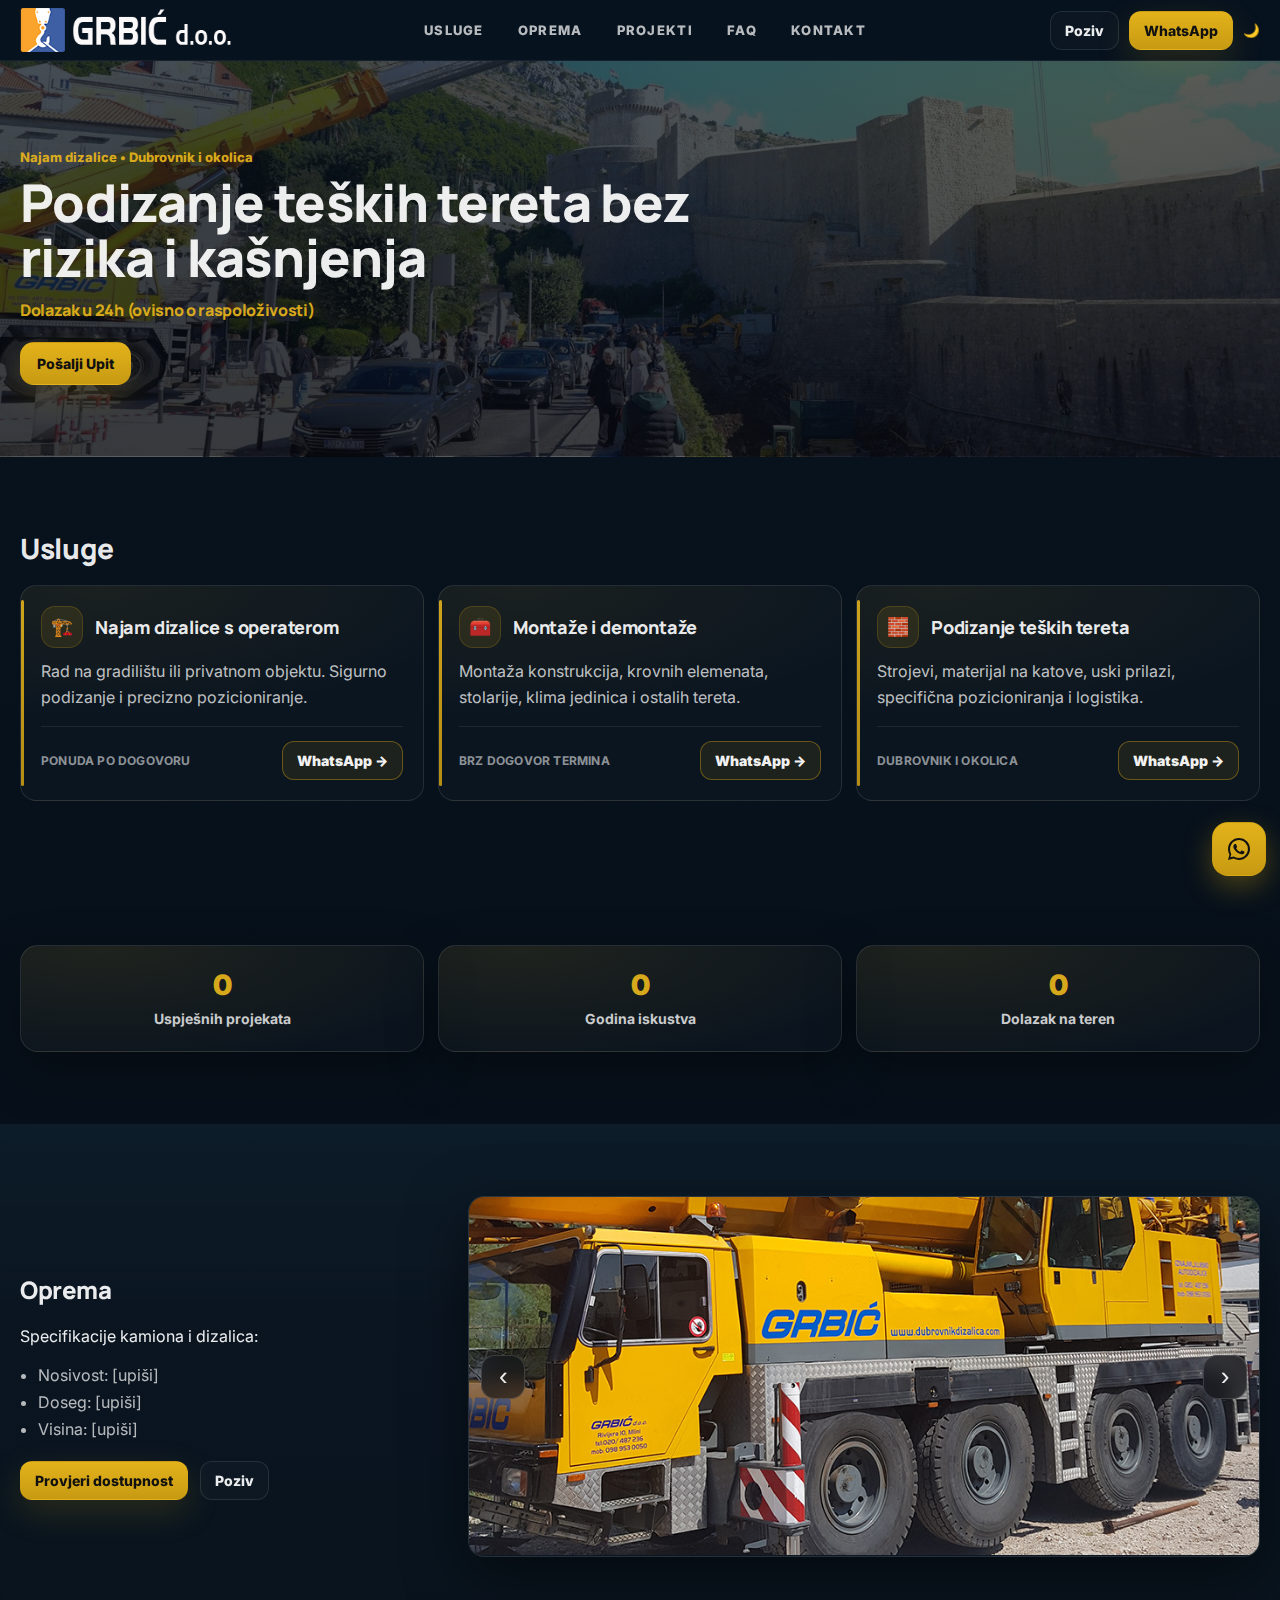
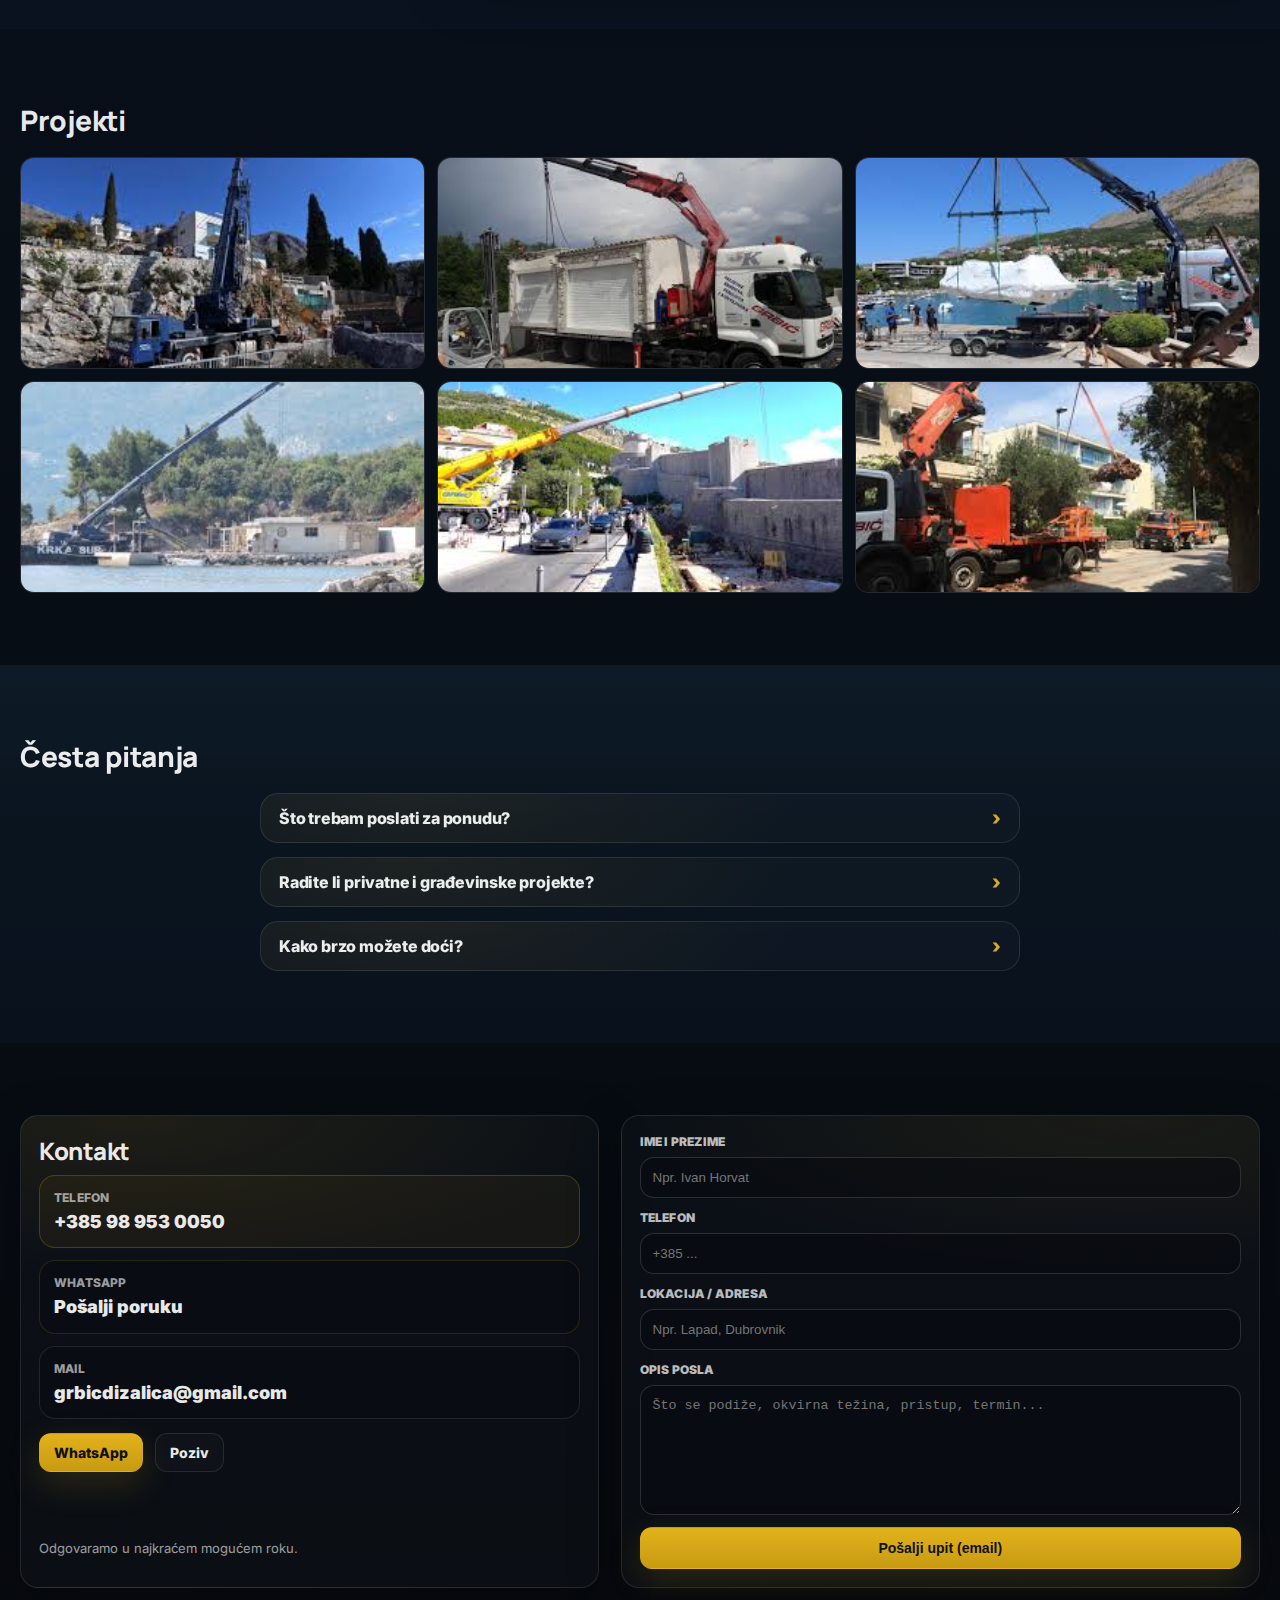
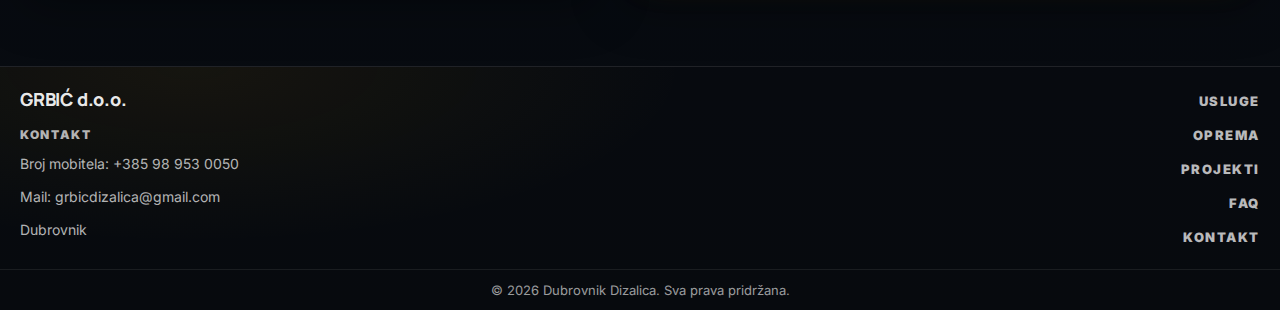
<file: index.html>
<!doctype html>
<html lang="hr">
<head>
  <meta charset="utf-8" />
  <meta name="viewport" content="width=device-width,initial-scale=1" />

  <title>GRBIC D.O.O. | Najam dizalice Dubrovnik</title>
  <meta name="description" content="Najam dizalice u Dubrovniku i okolici. Siguran rad, brza dostupnost, iskusni operateri. Poziv ili WhatsApp za ponudu." />
  <meta name="robots" content="index,follow" />

  <link rel="preconnect" href="https://fonts.googleapis.com">
  <link rel="preconnect" href="https://fonts.gstatic.com" crossorigin>
  <link href="https://fonts.googleapis.com/css2?family=Inter:wght@400;600;700;800&display=swap" rel="stylesheet">

  <link href="https://fonts.googleapis.com/css2?family=Inter:wght@400;600;700;800&family=Manrope:wght@500;600;700;800&display=swap" rel="stylesheet">

  <link rel="stylesheet" href="css/styles.css" />
</head>

<body>

  <!-- HEADER -->
  <header class="header" id="top">
    <div class="container header__inner">
      <a class="brand" href="#top" aria-label="Početna">
        <img class="brand__logo brand__logo--dark" src="img/logo.png" alt="logo" />
        <img class="brand__logo brand__logo--light" src="img/logov2.png" alt="logo" />
      </a>

      <nav class="nav" aria-label="Glavna navigacija">
        <a class="nav__link" href="#usluge">Usluge</a>
        <a class="nav__link" href="#oprema">Oprema</a>
        <a class="nav__link" href="#projekti">Projekti</a>
        <a class="nav__link" href="#faq">FAQ</a>
        <a class="nav__link" href="#kontakt">Kontakt</a>
      </nav>

      <div class="header__cta">
        <a class="btn btn--ghost" href="tel:+385989530050">Poziv</a>
        <a class="btn btn--primary" href="https://wa.me/385989530050" target="_blank" rel="noopener">WhatsApp</a>

        <button class="burger" id="burger" aria-label="Otvori izbornik" aria-expanded="false">
          <span></span><span></span><span></span>
        </button>

        <!-- THEME TOGGLE (fixed top-right) -->
        <button class="theme-fab" id="themeToggle" type="button" aria-label="Promijeni temu">
          <span class="theme-fab__icon">🌙</span>
        </button>
      </div>
    </div>

    

    <!-- MOBILE MENU -->
    <div class="mobile" id="mobile" hidden>
      <div class="container mobile__inner">
        <a class="mobile__link" href="#usluge" data-close data-scroll>Usluge</a>
        <a class="mobile__link" href="#oprema" data-close data-scroll>Oprema</a>
        <a class="mobile__link" href="#projekti" data-close data-scroll>Projekti</a>
        <a class="mobile__link" href="#faq" data-close data-scroll>FAQ</a>
        <a class="mobile__link" href="#kontakt" data-close data-scroll>Kontakt</a>

        <div class="mobile__actions">
          <a class="btn btn--ghost" href="tel:+385989530050">Poziv</a>
          <a class="btn btn--primary" href="https://wa.me/385989530050" target="_blank" rel="noopener">WhatsApp</a>
        </div>
      </div>
    </div>
  </header>

  <main>
    <!-- HERO -->
    <section class="hero hero--bg" id="hero">
      <div class="hero__overlay"></div>

      <div class="container hero__inner hero__inner--single">
        <div class="hero__copy">
          <p class="eyebrow">Najam dizalice • Dubrovnik i okolica</p>
          <h1>Podizanje teških tereta bez rizika i kašnjenja</h1>
          <h3 class="lead">
              Dolazak u 24h (ovisno o raspoloživosti)
          </h3>

          <div class="hero__actions">
            <a class="btn btn--primary btn--lg" href="#kontakt" data-scroll>Pošalji Upit</a>
          </div>
        </div>
      </div>
    </section>

    
    <!-- SERVICES -->
    <section class="section" id="usluge">
      <div class="container">
        <div class="section__head">
          <h2>Usluge</h2>
        </div>

        <div class="grid grid--3 services">
          <article class="card service-card">
            <div class="service-card__top">
              <div class="service-card__icon">🏗️</div>
              <h3>Najam dizalice s operaterom</h3>
            </div>
            <p>Rad na gradilištu ili privatnom objektu. Sigurno podizanje i precizno pozicioniranje.</p>

            <div class="service-card__footer">
              <span class="service-card__meta">Ponuda po dogovoru</span>
              <a class="btn btn--ghost service-card__cta" href="https://wa.me/385989530050" target="_blank" rel="noopener">WhatsApp →</a>
            </div>
          </article>

          <article class="card service-card">
            <div class="service-card__top">
              <div class="service-card__icon">🧰</div>
              <h3>Montaže i demontaže</h3>
            </div>
            <p>Montaža konstrukcija, krovnih elemenata, stolarije, klima jedinica i ostalih tereta.</p>

            <div class="service-card__footer">
              <span class="service-card__meta">Brz dogovor termina</span>
              <a class="btn btn--ghost service-card__cta" href="https://wa.me/385989530050" target="_blank" rel="noopener">WhatsApp →</a>
            </div>
          </article>

          <article class="card service-card">
            <div class="service-card__top">
              <div class="service-card__icon">🧱</div>
              <h3>Podizanje teških tereta</h3>
            </div>
            <p>Strojevi, materijal na katove, uski prilazi, specifična pozicioniranja i logistika.</p>

            <div class="service-card__footer">
              <span class="service-card__meta">Dubrovnik i okolica</span>
              <a class="btn btn--ghost service-card__cta" href="https://wa.me/385989530050" target="_blank" rel="noopener">WhatsApp →</a>
            </div>
          </article>
        </div>
      </div>
    </section>

    <!-- SOCIAL PROOF -->
    <section class="section">
      <div class="container">
        <div class="social">

          <div class="social__item">
            <div class="social__number" data-target="120" data-suffix="+">0</div>
            <div class="social__label">Uspješnih projekata</div>
          </div>

          <div class="social__item">
            <div class="social__number" data-target="10" data-suffix="+">0</div>
            <div class="social__label">Godina iskustva</div>
          </div>

          <div class="social__item">
            <div class="social__number" data-target="24" data-suffix="h">0</div>
            <div class="social__label">Dolazak na teren</div>
          </div>

        </div>
      </div>
    </section>

    <!-- EQUIPMENT -->
    <section class="section section--soft" id="oprema">
      <div class="container">
        <div class="split">
          <div class="split__copy">
            <h2>Oprema</h2>
            <p id="specIntro">
              Specifikacije kamiona i dizalica: 
            </p>

            <!-- SPECS: ovo JS puni ovisno o aktivnoj slici -->
            <ul class="list" id="specList"></ul>

            <div class="actions">
              <a class="btn btn--primary" href="https://wa.me/385989530050" target="_blank" rel="noopener">Provjeri dostupnost</a>
              <a class="btn btn--ghost" href="tel:+385989530050">Poziv</a>
            </div>
          </div>

          <div class="split__media">
            <!-- CAROUSEL -->
            <div class="carousel" id="equipmentCarousel" aria-label="Oprema - galerija">
              <div class="carousel__viewport">
                <div class="carousel__track" id="carouselTrack">
                  <div class="carousel__slide">
                    <a href="img/oprema1.jpg" data-lightbox>
                      <img src="img/oprema1.jpg" alt="Oprema 1 - dizalica" loading="lazy" />
                    </a>
                  </div>

                  <div class="carousel__slide">
                    <a href="img/oprema2.jpg" data-lightbox>
                      <img src="img/oprema2.jpg" alt="Oprema 2 - dizalica" loading="lazy" />
                    </a>
                  </div>

                  <div class="carousel__slide">
                    <a href="img/oprema3.jpg" data-lightbox>
                      <img src="img/oprema3.jpg" alt="Oprema 3 - dizalica" loading="lazy" />
                    </a>
                  </div>
                </div>
              </div>

              <button class="carousel__btn carousel__btn--prev" type="button" id="carouselPrev" aria-label="Prethodna slika">‹</button>
              <button class="carousel__btn carousel__btn--next" type="button" id="carouselNext" aria-label="Sljedeća slika">›</button>

              <div class="carousel__dots" id="carouselDots" aria-label="Odabir slike"></div>
            </div>
          </div>
        </div>
      </div>
    </section>

    <!-- PROJECTS -->
    <section class="section" id="projekti">
      <div class="container">
        <div class="section__head">
          <h2>Projekti</h2>
        </div>

        <div class="gallery">
          <a class="gallery__item" href="pages/projekti.html">
            <img src="img/projekt1.jpg" alt="1" loading="lazy" />
          </a>

          <a class="gallery__item" href="pages/projekti.html">
            <img src="img/projekt2.jpg" alt="2" loading="lazy" />
          </a>

          <a class="gallery__item" href="pages/projekti.html">
            <img src="img/projekt3.jpg" alt="3" loading="lazy" />
          </a>

          <a class="gallery__item" href="pages/projekti.html">
            <img src="img/projekt4.jpg" alt="4" loading="lazy" />
          </a>

          <a class="gallery__item" href="pages/projekti.html">
            <img src="img/projekt5.jpg" alt="5" loading="lazy" />
          </a>

          <a class="gallery__item" href="pages/projekti.html">
            <img src="img/projekt6.jpg" alt="6" loading="lazy" />
          </a>
        </div>
      </div>
    </section>

    <!-- FAQ -->
    <section class="section section--soft" id="faq">
      <div class="container">
        <div class="section__head">
          <h2>Česta pitanja</h2>
        </div>

        <div class="faq">
          <details class="faq__item">
            <summary>Što trebam poslati za ponudu?</summary>
            <p>Lokaciju, opis tereta, fotografiju pristupa i željeni termin. Idealno: 1–2 fotografije i kratka poruka na WhatsApp.</p>
          </details>

          <details class="faq__item">
            <summary>Radite li privatne i građevinske projekte?</summary>
            <p>Da. Radimo i privatne objekte (vile, apartmani) i projekte za građevinske firme.</p>
          </details>

          <details class="faq__item">
            <summary>Kako brzo možete doći?</summary>
            <p>Ovisi o terminu i lokaciji. Najbrže je javiti se pozivom ili WhatsApp porukom.</p>
          </details>
        </div>
      </div>
    </section>

    <!-- CONTACT -->
    <section class="section" id="kontakt">
      <div class="container">
        <div class="contact">
          <!-- LEFT -->
          <div class="contact__copy">
            <h2>Kontakt</h2>

            <div class="contact__cards contact__cards--stack">
              <a class="mini mini--phone" href="tel:+385989530050" aria-label="Nazovi +385 98 953 0050">
                <div class="mini__label">Telefon</div>
                <div class="mini__value">+385 98 953 0050</div>
              </a>

              <a class="mini mini--wa" href="https://wa.me/385989530050" target="_blank" rel="noopener" aria-label="WhatsApp poruka">
                <div class="mini__label">WhatsApp</div>
                <div class="mini__value">Pošalji poruku</div>
              </a>

              <a class="mini mini--mail" href="mailto:grbicdizalica@gmail.com" aria-label="Pošalji email">
                <div class="mini__label">Mail</div>
                <div class="mini__value">grbicdizalica@gmail.com</div>
              </a>
            </div>

            <div class="actions">
              <a class="btn btn--primary" href="https://wa.me/385989530050" target="_blank" rel="noopener">WhatsApp</a>
              <a class="btn btn--ghost" href="tel:+385989530050">Poziv</a>
            </div>

            <p class="contact__note">Odgovaramo u najkraćem mogućem roku.</p>
          </div>

          <!-- RIGHT (NE DIRATI) -->
          <form class="form" id="leadForm" novalidate>
            <div class="form__row">
              <label>Ime i prezime</label>
              <input type="text" name="name" autocomplete="name" placeholder="Npr. Ivan Horvat" required>
            </div>

            <div class="form__row">
              <label>Telefon</label>
              <input type="tel" name="phone" autocomplete="tel" placeholder="+385 ..." required>
            </div>

            <div class="form__row">
              <label>Lokacija / adresa</label>
              <input type="text" name="location" placeholder="Npr. Lapad, Dubrovnik" required>
            </div>

            <div class="form__row">
              <label>Opis posla</label>
              <textarea name="message" rows="5" placeholder="Što se podiže, okvirna težina, pristup, termin..." required></textarea>
            </div>

            <button class="btn btn--primary btn--block" type="submit">Pošalji upit (email)</button>
          </form>
        </div>
      </div>
    </section>

  <!-- FOOTER -->
    <footer class="footer">
    <div class="container footer__grid">

      <div>
        <h3>GRBIĆ d.o.o.</h3>
        <h4>Kontakt</h4>
        <p>Broj mobitela: +385 98 953 0050</p>
        <p>Mail: grbicdizalica@gmail.com</p>
        <p>Dubrovnik</p>
      </div>
      
      <div class="footer__nav">
        <a href="#usluge">Usluge</a>
        <a href="#oprema">Oprema</a>
        <a href="#projekti">Projekti</a>
        <a href="#faq">FAQ</a>
        <a href="#kontakt">Kontakt</a>
      </div>

    </div>

    <div class="footer__bottom">
      © 2026 Dubrovnik Dizalica. Sva prava pridržana.
    </div>
  </footer>

  <!-- FLOATING ACTIONS -->
  <div class="floating">
    <button class="floating__btn floating__btn--top" id="scrollTop" aria-label="Na vrh">
      ↑
    </button>

    <a href="https://wa.me/385989530050" target="_blank" class="floating__btn floating__btn--wa" aria-label="WhatsApp">
      <svg viewBox="0 0 24 24" fill="currentColor">
        <path d="M20.52 3.48A11.8 11.8 0 0 0 12.01 0C5.39 0 .02 5.37.02 12c0 2.11.55 4.17 1.6 6L0 24l6.2-1.62A11.9 11.9 0 0 0 12 24c6.63 0 12-5.37 12-12 0-3.2-1.25-6.21-3.48-8.52ZM12 21.8c-1.87 0-3.7-.5-5.3-1.45l-.38-.22-3.67.96.98-3.58-.24-.37A9.7 9.7 0 0 1 2.3 12c0-5.36 4.35-9.7 9.7-9.7 2.59 0 5.02 1.01 6.86 2.84A9.65 9.65 0 0 1 21.7 12c0 5.35-4.35 9.8-9.7 9.8Zm5.35-7.25c-.3-.15-1.76-.87-2.04-.97-.27-.1-.47-.15-.67.15-.2.3-.77.97-.94 1.17-.17.2-.35.22-.65.07-.3-.15-1.26-.46-2.4-1.47-.88-.78-1.47-1.74-1.65-2.04-.17-.3-.02-.47.13-.62.13-.13.3-.35.45-.52.15-.17.2-.3.3-.5.1-.2.05-.37-.02-.52-.07-.15-.67-1.62-.92-2.22-.24-.57-.48-.5-.67-.51-.17-.01-.37-.01-.57-.01s-.52.07-.8.37c-.27.3-1.05 1.02-1.05 2.48 0 1.47 1.07 2.88 1.22 3.08.15.2 2.1 3.2 5.1 4.48.71.3 1.27.48 1.7.61.72.23 1.37.2 1.88.12.57-.09 1.76-.72 2.01-1.41.25-.7.25-1.3.17-1.42-.08-.12-.27-.2-.57-.35Z"/>
      </svg>
    </a>
  </div>

  <!-- LIGHTBOX -->
  <div class="lightbox" id="lightbox" hidden>
    <button class="lightbox__close" id="lightboxClose" aria-label="Zatvori">×</button>
    <img id="lightboxImg" alt="">
  </div>

  <script src="js/main.js" defer></script>

</body>
</html>
</file>
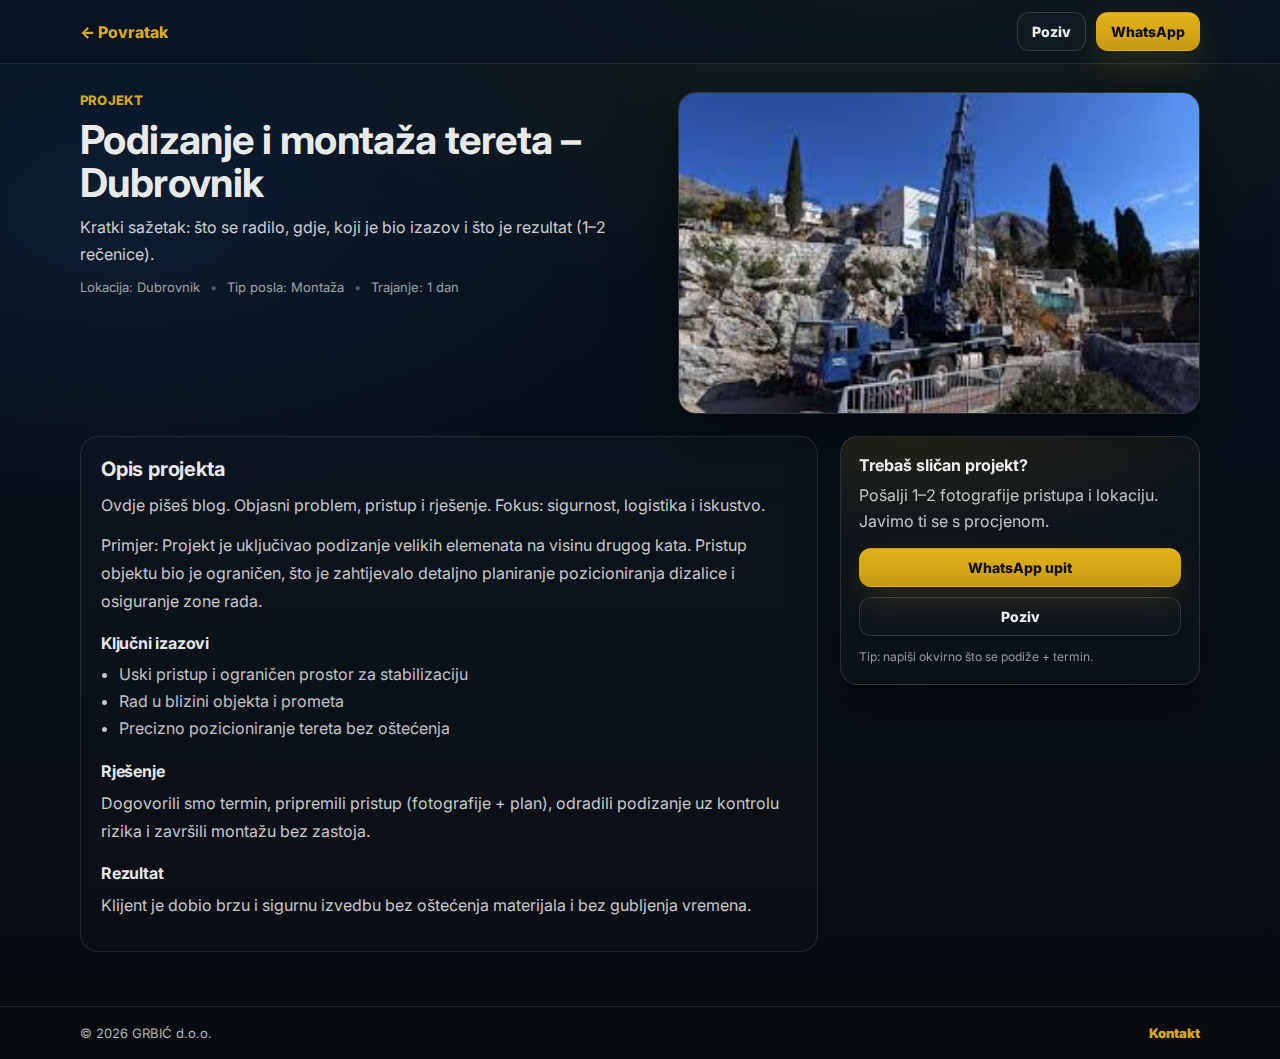
<file: pages/projekt1.html>
<!doctype html>
<html lang="hr">
<head>
  <meta charset="utf-8" />
  <meta name="viewport" content="width=device-width,initial-scale=1" />

  <title>Projekt 1 | GRBIĆ d.o.o.</title>
  <meta name="description" content="Opis projekta dizalice u Dubrovniku. Sigurno podizanje i montaža." />

  <link rel="preconnect" href="https://fonts.googleapis.com">
  <link rel="preconnect" href="https://fonts.gstatic.com" crossorigin>
  <link href="https://fonts.googleapis.com/css2?family=Inter:wght@400;600;700;800&display=swap" rel="stylesheet">

  <link rel="stylesheet" href="../css/projekt.css" />
</head>

<body>
  <header class="p-header">
    <div class="p-container p-header__inner">
      <a class="p-back" href="../index.html#projekti">← Povratak</a>

      <div class="p-header__actions">
        <a class="p-btn p-btn--ghost" href="tel:+385989530050">Poziv</a>
        <a class="p-btn p-btn--primary" href="https://wa.me/385989530050" target="_blank" rel="noopener">WhatsApp</a>
      </div>
    </div>
  </header>

  <main class="p-container p-main">
    <!-- TOP: naslov + slika -->
    <section class="p-top">
      <div class="p-top__copy">
        <p class="p-kicker">Projekt</p>
        <h1 class="p-title">Podizanje i montaža tereta – Dubrovnik</h1>
        <p class="p-lead">
          Kratki sažetak: što se radilo, gdje, koji je bio izazov i što je rezultat (1–2 rečenice).
        </p>

        <div class="p-meta">
          <span>Lokacija: Dubrovnik</span>
          <span class="p-dot">•</span>
          <span>Tip posla: Montaža</span>
          <span class="p-dot">•</span>
          <span>Trajanje: 1 dan</span>
        </div>
      </div>

      <figure class="p-top__media">
        <img src="../img/projekt1.jpg" alt="Projekt 1 – dizalica na terenu" loading="lazy">
      </figure>
    </section>

    <!-- BODY: tekst + CTA desno -->
    <section class="p-body">
      <article class="p-article">
        <h2>Opis projekta</h2>
        <p>
          Ovdje pišeš blog. Objasni problem, pristup i rješenje. Fokus: sigurnost, logistika i iskustvo.
        </p>

        <p>
          Primjer: Projekt je uključivao podizanje velikih elemenata na visinu drugog kata. Pristup objektu bio je ograničen,
          što je zahtijevalo detaljno planiranje pozicioniranja dizalice i osiguranje zone rada.
        </p>

        <h3>Ključni izazovi</h3>
        <ul>
          <li>Uski pristup i ograničen prostor za stabilizaciju</li>
          <li>Rad u blizini objekta i prometa</li>
          <li>Precizno pozicioniranje tereta bez oštećenja</li>
        </ul>

        <h3>Rješenje</h3>
        <p>
          Dogovorili smo termin, pripremili pristup (fotografije + plan), odradili podizanje uz kontrolu rizika i
          završili montažu bez zastoja.
        </p>

        <h3>Rezultat</h3>
        <p>
          Klijent je dobio brzu i sigurnu izvedbu bez oštećenja materijala i bez gubljenja vremena.
        </p>
      </article>

      <aside class="p-aside">
        <div class="p-card">
          <h3>Trebaš sličan projekt?</h3>
          <p>Pošalji 1–2 fotografije pristupa i lokaciju. Javimo ti se s procjenom.</p>

          <div class="p-aside__actions">
            <a class="p-btn p-btn--primary p-btn--block" href="https://wa.me/385989530050" target="_blank" rel="noopener">WhatsApp upit</a>
            <a class="p-btn p-btn--ghost p-btn--block" href="tel:+385989530050">Poziv</a>
          </div>

          <div class="p-small">
            Tip: napiši okvirno što se podiže + termin.
          </div>
        </div>
      </aside>
    </section>
  </main>

  <footer class="p-footer">
    <div class="p-container p-footer__inner">
      <div>© <span id="year"></span> GRBIĆ d.o.o.</div>
      <a class="p-footer__link" href="../index.html#kontakt">Kontakt</a>
    </div>
  </footer>

  <script>
    const y = document.getElementById("year");
    if (y) y.textContent = new Date().getFullYear();
  </script>
</body>
</html>
</file>
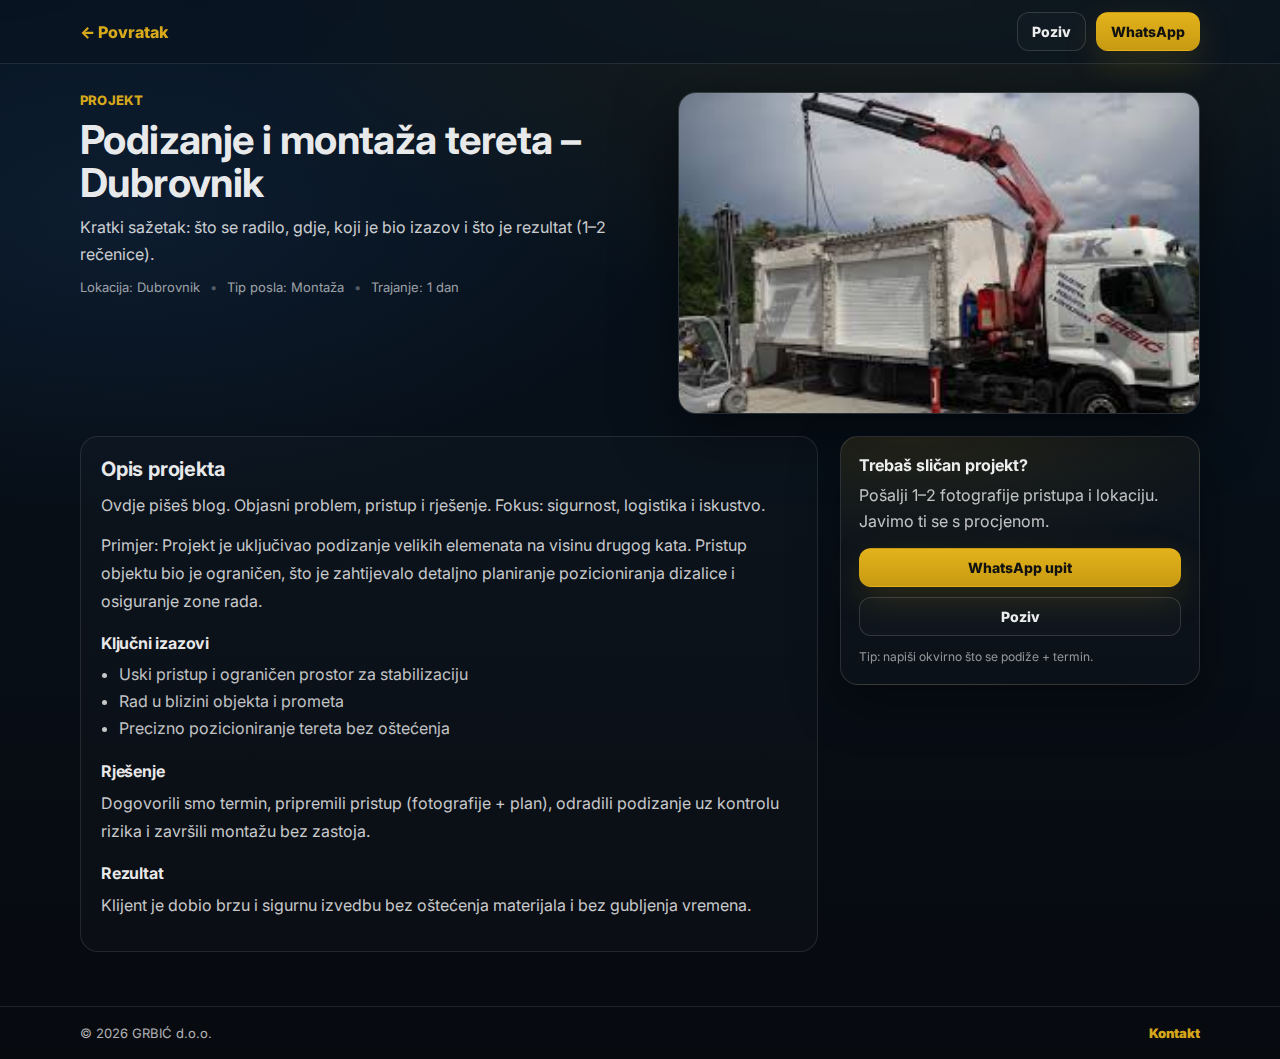
<file: pages/projekt2.html>
<!doctype html>
<html lang="hr">
<head>
  <meta charset="utf-8" />
  <meta name="viewport" content="width=device-width,initial-scale=1" />

  <title>Projekt 2 | GRBIĆ d.o.o.</title>
  <meta name="description" content="Opis projekta dizalice u Dubrovniku. Sigurno podizanje i montaža." />

  <link rel="preconnect" href="https://fonts.googleapis.com">
  <link rel="preconnect" href="https://fonts.gstatic.com" crossorigin>
  <link href="https://fonts.googleapis.com/css2?family=Inter:wght@400;600;700;800&display=swap" rel="stylesheet">

  <link rel="stylesheet" href="../css/projekt.css" />
</head>

<body>
  <header class="p-header">
    <div class="p-container p-header__inner">
      <a class="p-back" href="../index.html#projekti">← Povratak</a>

      <div class="p-header__actions">
        <a class="p-btn p-btn--ghost" href="tel:+385989530050">Poziv</a>
        <a class="p-btn p-btn--primary" href="https://wa.me/385989530050" target="_blank" rel="noopener">WhatsApp</a>
      </div>
    </div>
  </header>

  <main class="p-container p-main">
    <!-- TOP: naslov + slika -->
    <section class="p-top">
      <div class="p-top__copy">
        <p class="p-kicker">Projekt</p>
        <h1 class="p-title">Podizanje i montaža tereta – Dubrovnik</h1>
        <p class="p-lead">
          Kratki sažetak: što se radilo, gdje, koji je bio izazov i što je rezultat (1–2 rečenice).
        </p>

        <div class="p-meta">
          <span>Lokacija: Dubrovnik</span>
          <span class="p-dot">•</span>
          <span>Tip posla: Montaža</span>
          <span class="p-dot">•</span>
          <span>Trajanje: 1 dan</span>
        </div>
      </div>

      <figure class="p-top__media">
        <img src="../img/projekt2.jpg" alt="Projekt 2 – dizalica na terenu" loading="lazy">
      </figure>
    </section>

    <!-- BODY: tekst + CTA desno -->
    <section class="p-body">
      <article class="p-article">
        <h2>Opis projekta</h2>
        <p>
          Ovdje pišeš blog. Objasni problem, pristup i rješenje. Fokus: sigurnost, logistika i iskustvo.
        </p>

        <p>
          Primjer: Projekt je uključivao podizanje velikih elemenata na visinu drugog kata. Pristup objektu bio je ograničen,
          što je zahtijevalo detaljno planiranje pozicioniranja dizalice i osiguranje zone rada.
        </p>

        <h3>Ključni izazovi</h3>
        <ul>
          <li>Uski pristup i ograničen prostor za stabilizaciju</li>
          <li>Rad u blizini objekta i prometa</li>
          <li>Precizno pozicioniranje tereta bez oštećenja</li>
        </ul>

        <h3>Rješenje</h3>
        <p>
          Dogovorili smo termin, pripremili pristup (fotografije + plan), odradili podizanje uz kontrolu rizika i
          završili montažu bez zastoja.
        </p>

        <h3>Rezultat</h3>
        <p>
          Klijent je dobio brzu i sigurnu izvedbu bez oštećenja materijala i bez gubljenja vremena.
        </p>
      </article>

      <aside class="p-aside">
        <div class="p-card">
          <h3>Trebaš sličan projekt?</h3>
          <p>Pošalji 1–2 fotografije pristupa i lokaciju. Javimo ti se s procjenom.</p>

          <div class="p-aside__actions">
            <a class="p-btn p-btn--primary p-btn--block" href="https://wa.me/385989530050" target="_blank" rel="noopener">WhatsApp upit</a>
            <a class="p-btn p-btn--ghost p-btn--block" href="tel:+385989530050">Poziv</a>
          </div>

          <div class="p-small">
            Tip: napiši okvirno što se podiže + termin.
          </div>
        </div>
      </aside>
    </section>
  </main>

  <footer class="p-footer">
    <div class="p-container p-footer__inner">
      <div>© <span id="year"></span> GRBIĆ d.o.o.</div>
      <a class="p-footer__link" href="../index.html#kontakt">Kontakt</a>
    </div>
  </footer>

  <script>
    const y = document.getElementById("year");
    if (y) y.textContent = new Date().getFullYear();
  </script>
</body>
</html>
</file>
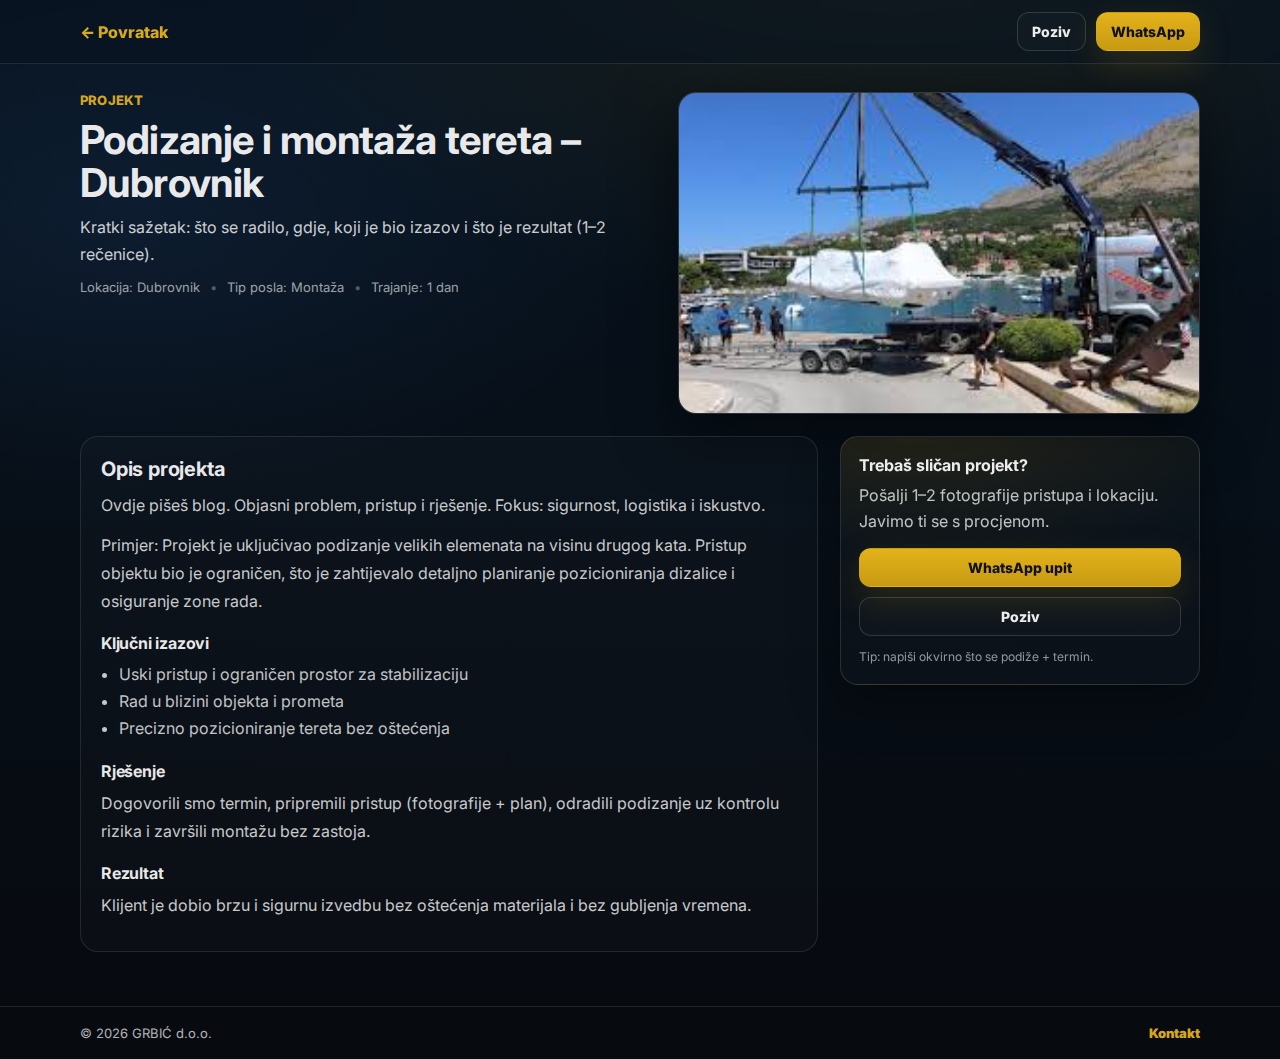
<file: pages/projekt3.html>
<!doctype html>
<html lang="hr">
<head>
  <meta charset="utf-8" />
  <meta name="viewport" content="width=device-width,initial-scale=1" />

  <title>Projekt 3 | GRBIĆ d.o.o.</title>
  <meta name="description" content="Opis projekta dizalice u Dubrovniku. Sigurno podizanje i montaža." />

  <link rel="preconnect" href="https://fonts.googleapis.com">
  <link rel="preconnect" href="https://fonts.gstatic.com" crossorigin>
  <link href="https://fonts.googleapis.com/css2?family=Inter:wght@400;600;700;800&display=swap" rel="stylesheet">

  <link rel="stylesheet" href="../css/projekt.css" />
</head>

<body>
  <header class="p-header">
    <div class="p-container p-header__inner">
      <a class="p-back" href="../index.html#projekti">← Povratak</a>

      <div class="p-header__actions">
        <a class="p-btn p-btn--ghost" href="tel:+385989530050">Poziv</a>
        <a class="p-btn p-btn--primary" href="https://wa.me/385989530050" target="_blank" rel="noopener">WhatsApp</a>
      </div>
    </div>
  </header>

  <main class="p-container p-main">
    <!-- TOP: naslov + slika -->
    <section class="p-top">
      <div class="p-top__copy">
        <p class="p-kicker">Projekt</p>
        <h1 class="p-title">Podizanje i montaža tereta – Dubrovnik</h1>
        <p class="p-lead">
          Kratki sažetak: što se radilo, gdje, koji je bio izazov i što je rezultat (1–2 rečenice).
        </p>

        <div class="p-meta">
          <span>Lokacija: Dubrovnik</span>
          <span class="p-dot">•</span>
          <span>Tip posla: Montaža</span>
          <span class="p-dot">•</span>
          <span>Trajanje: 1 dan</span>
        </div>
      </div>

      <figure class="p-top__media">
        <img src="../img/projekt3.jpg" alt="Projekt 3 – dizalica na terenu" loading="lazy">
      </figure>
    </section>

    <!-- BODY: tekst + CTA desno -->
    <section class="p-body">
      <article class="p-article">
        <h2>Opis projekta</h2>
        <p>
          Ovdje pišeš blog. Objasni problem, pristup i rješenje. Fokus: sigurnost, logistika i iskustvo.
        </p>

        <p>
          Primjer: Projekt je uključivao podizanje velikih elemenata na visinu drugog kata. Pristup objektu bio je ograničen,
          što je zahtijevalo detaljno planiranje pozicioniranja dizalice i osiguranje zone rada.
        </p>

        <h3>Ključni izazovi</h3>
        <ul>
          <li>Uski pristup i ograničen prostor za stabilizaciju</li>
          <li>Rad u blizini objekta i prometa</li>
          <li>Precizno pozicioniranje tereta bez oštećenja</li>
        </ul>

        <h3>Rješenje</h3>
        <p>
          Dogovorili smo termin, pripremili pristup (fotografije + plan), odradili podizanje uz kontrolu rizika i
          završili montažu bez zastoja.
        </p>

        <h3>Rezultat</h3>
        <p>
          Klijent je dobio brzu i sigurnu izvedbu bez oštećenja materijala i bez gubljenja vremena.
        </p>
      </article>

      <aside class="p-aside">
        <div class="p-card">
          <h3>Trebaš sličan projekt?</h3>
          <p>Pošalji 1–2 fotografije pristupa i lokaciju. Javimo ti se s procjenom.</p>

          <div class="p-aside__actions">
            <a class="p-btn p-btn--primary p-btn--block" href="https://wa.me/385989530050" target="_blank" rel="noopener">WhatsApp upit</a>
            <a class="p-btn p-btn--ghost p-btn--block" href="tel:+385989530050">Poziv</a>
          </div>

          <div class="p-small">
            Tip: napiši okvirno što se podiže + termin.
          </div>
        </div>
      </aside>
    </section>
  </main>

  <footer class="p-footer">
    <div class="p-container p-footer__inner">
      <div>© <span id="year"></span> GRBIĆ d.o.o.</div>
      <a class="p-footer__link" href="../index.html#kontakt">Kontakt</a>
    </div>
  </footer>

  <script>
    const y = document.getElementById("year");
    if (y) y.textContent = new Date().getFullYear();
  </script>
</body>
</html>
</file>
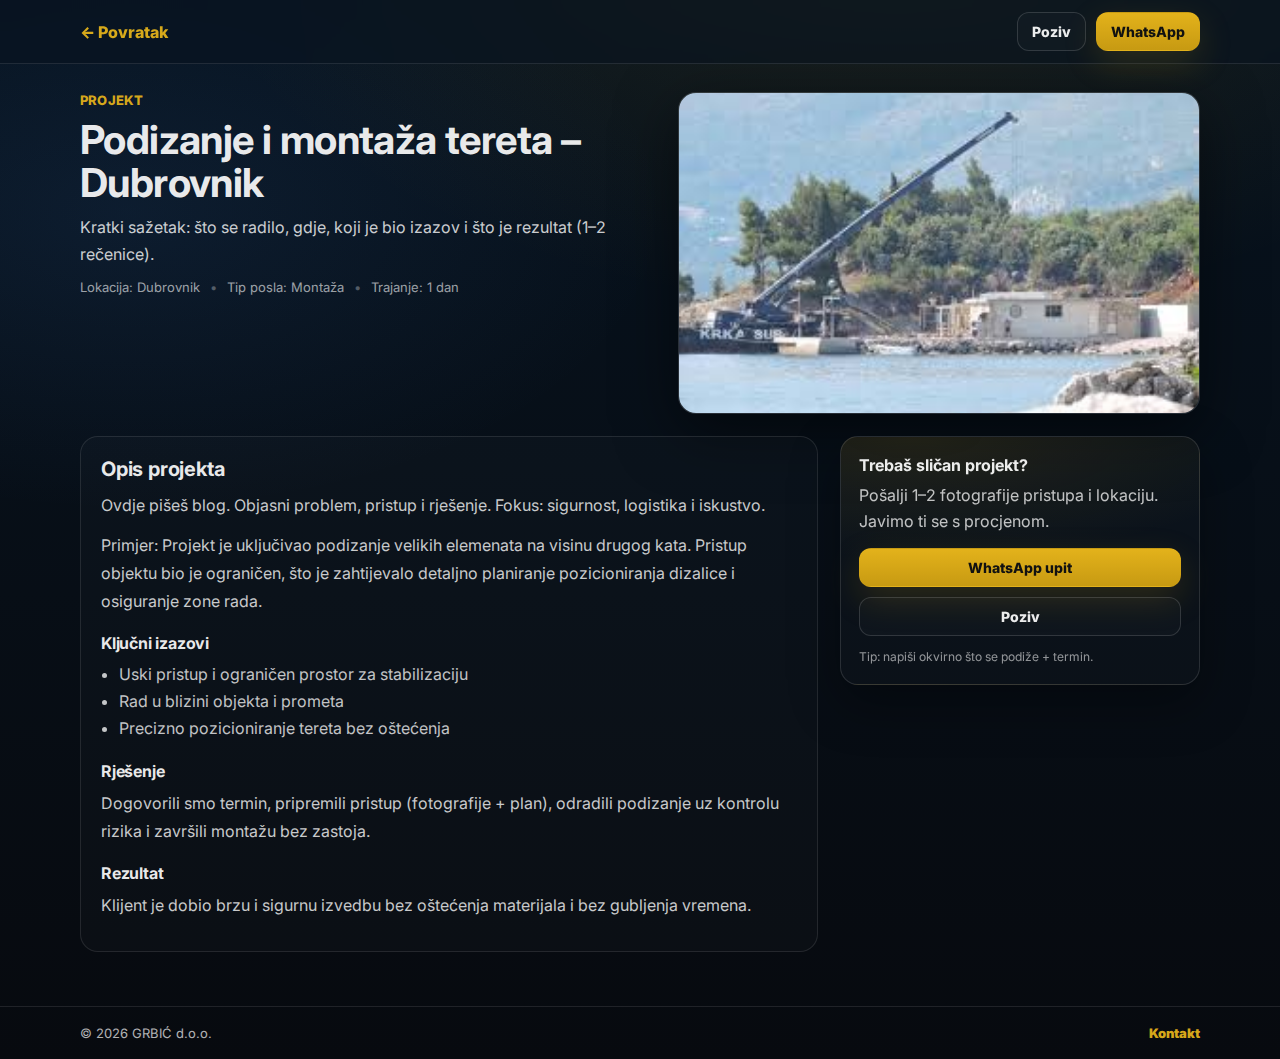
<file: pages/projekt4.html>
<!doctype html>
<html lang="hr">
<head>
  <meta charset="utf-8" />
  <meta name="viewport" content="width=device-width,initial-scale=1" />

  <title>Projekt 4 | GRBIĆ d.o.o.</title>
  <meta name="description" content="Opis projekta dizalice u Dubrovniku. Sigurno podizanje i montaža." />

  <link rel="preconnect" href="https://fonts.googleapis.com">
  <link rel="preconnect" href="https://fonts.gstatic.com" crossorigin>
  <link href="https://fonts.googleapis.com/css2?family=Inter:wght@400;600;700;800&display=swap" rel="stylesheet">

  <link rel="stylesheet" href="../css/projekt.css" />
</head>

<body>
  <header class="p-header">
    <div class="p-container p-header__inner">
      <a class="p-back" href="../index.html#projekti">← Povratak</a>

      <div class="p-header__actions">
        <a class="p-btn p-btn--ghost" href="tel:+385989530050">Poziv</a>
        <a class="p-btn p-btn--primary" href="https://wa.me/385989530050" target="_blank" rel="noopener">WhatsApp</a>
      </div>
    </div>
  </header>

  <main class="p-container p-main">
    <!-- TOP: naslov + slika -->
    <section class="p-top">
      <div class="p-top__copy">
        <p class="p-kicker">Projekt</p>
        <h1 class="p-title">Podizanje i montaža tereta – Dubrovnik</h1>
        <p class="p-lead">
          Kratki sažetak: što se radilo, gdje, koji je bio izazov i što je rezultat (1–2 rečenice).
        </p>

        <div class="p-meta">
          <span>Lokacija: Dubrovnik</span>
          <span class="p-dot">•</span>
          <span>Tip posla: Montaža</span>
          <span class="p-dot">•</span>
          <span>Trajanje: 1 dan</span>
        </div>
      </div>

      <figure class="p-top__media">
        <img src="../img/projekt4.jpg" alt="Projekt 4 – dizalica na terenu" loading="lazy">
      </figure>
    </section>

    <!-- BODY: tekst + CTA desno -->
    <section class="p-body">
      <article class="p-article">
        <h2>Opis projekta</h2>
        <p>
          Ovdje pišeš blog. Objasni problem, pristup i rješenje. Fokus: sigurnost, logistika i iskustvo.
        </p>

        <p>
          Primjer: Projekt je uključivao podizanje velikih elemenata na visinu drugog kata. Pristup objektu bio je ograničen,
          što je zahtijevalo detaljno planiranje pozicioniranja dizalice i osiguranje zone rada.
        </p>

        <h3>Ključni izazovi</h3>
        <ul>
          <li>Uski pristup i ograničen prostor za stabilizaciju</li>
          <li>Rad u blizini objekta i prometa</li>
          <li>Precizno pozicioniranje tereta bez oštećenja</li>
        </ul>

        <h3>Rješenje</h3>
        <p>
          Dogovorili smo termin, pripremili pristup (fotografije + plan), odradili podizanje uz kontrolu rizika i
          završili montažu bez zastoja.
        </p>

        <h3>Rezultat</h3>
        <p>
          Klijent je dobio brzu i sigurnu izvedbu bez oštećenja materijala i bez gubljenja vremena.
        </p>
      </article>

      <aside class="p-aside">
        <div class="p-card">
          <h3>Trebaš sličan projekt?</h3>
          <p>Pošalji 1–2 fotografije pristupa i lokaciju. Javimo ti se s procjenom.</p>

          <div class="p-aside__actions">
            <a class="p-btn p-btn--primary p-btn--block" href="https://wa.me/385989530050" target="_blank" rel="noopener">WhatsApp upit</a>
            <a class="p-btn p-btn--ghost p-btn--block" href="tel:+385989530050">Poziv</a>
          </div>

          <div class="p-small">
            Tip: napiši okvirno što se podiže + termin.
          </div>
        </div>
      </aside>
    </section>
  </main>

  <footer class="p-footer">
    <div class="p-container p-footer__inner">
      <div>© <span id="year"></span> GRBIĆ d.o.o.</div>
      <a class="p-footer__link" href="../index.html#kontakt">Kontakt</a>
    </div>
  </footer>

  <script>
    const y = document.getElementById("year");
    if (y) y.textContent = new Date().getFullYear();
  </script>
</body>
</html>
</file>
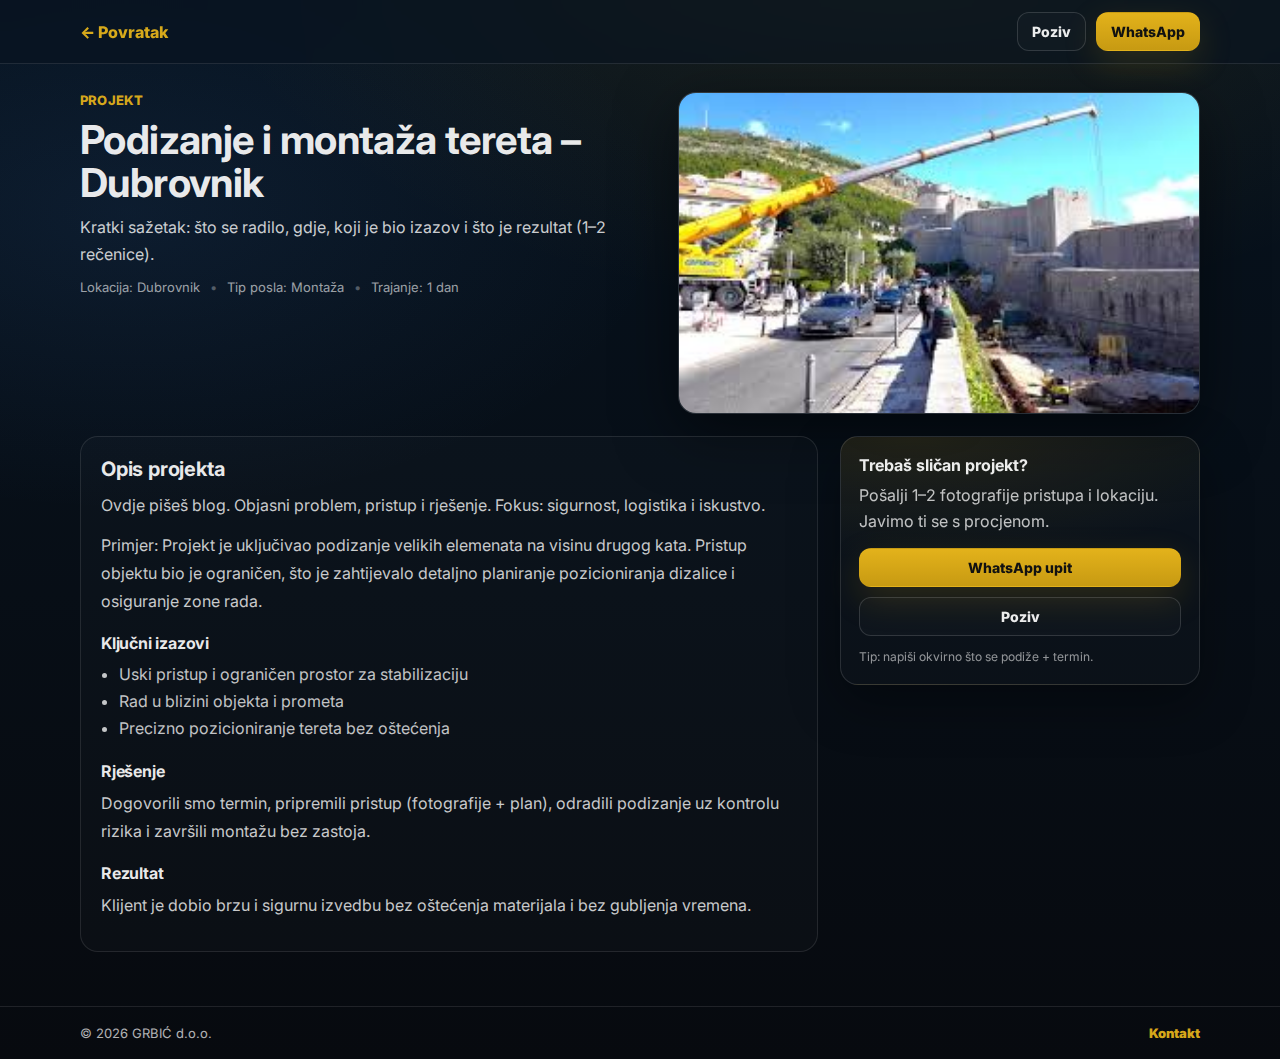
<file: pages/projekt5.html>
<!doctype html>
<html lang="hr">
<head>
  <meta charset="utf-8" />
  <meta name="viewport" content="width=device-width,initial-scale=1" />

  <title>Projekt 5 | GRBIĆ d.o.o.</title>
  <meta name="description" content="Opis projekta dizalice u Dubrovniku. Sigurno podizanje i montaža." />

  <link rel="preconnect" href="https://fonts.googleapis.com">
  <link rel="preconnect" href="https://fonts.gstatic.com" crossorigin>
  <link href="https://fonts.googleapis.com/css2?family=Inter:wght@400;600;700;800&display=swap" rel="stylesheet">

  <link rel="stylesheet" href="../css/projekt.css" />
</head>

<body>
  <header class="p-header">
    <div class="p-container p-header__inner">
      <a class="p-back" href="../index.html#projekti">← Povratak</a>

      <div class="p-header__actions">
        <a class="p-btn p-btn--ghost" href="tel:+385989530050">Poziv</a>
        <a class="p-btn p-btn--primary" href="https://wa.me/385989530050" target="_blank" rel="noopener">WhatsApp</a>
      </div>
    </div>
  </header>

  <main class="p-container p-main">
    <!-- TOP: naslov + slika -->
    <section class="p-top">
      <div class="p-top__copy">
        <p class="p-kicker">Projekt</p>
        <h1 class="p-title">Podizanje i montaža tereta – Dubrovnik</h1>
        <p class="p-lead">
          Kratki sažetak: što se radilo, gdje, koji je bio izazov i što je rezultat (1–2 rečenice).
        </p>

        <div class="p-meta">
          <span>Lokacija: Dubrovnik</span>
          <span class="p-dot">•</span>
          <span>Tip posla: Montaža</span>
          <span class="p-dot">•</span>
          <span>Trajanje: 1 dan</span>
        </div>
      </div>

      <figure class="p-top__media">
        <img src="../img/projekt5.jpg" alt="Projekt 5 – dizalica na terenu" loading="lazy">
      </figure>
    </section>

    <!-- BODY: tekst + CTA desno -->
    <section class="p-body">
      <article class="p-article">
        <h2>Opis projekta</h2>
        <p>
          Ovdje pišeš blog. Objasni problem, pristup i rješenje. Fokus: sigurnost, logistika i iskustvo.
        </p>

        <p>
          Primjer: Projekt je uključivao podizanje velikih elemenata na visinu drugog kata. Pristup objektu bio je ograničen,
          što je zahtijevalo detaljno planiranje pozicioniranja dizalice i osiguranje zone rada.
        </p>

        <h3>Ključni izazovi</h3>
        <ul>
          <li>Uski pristup i ograničen prostor za stabilizaciju</li>
          <li>Rad u blizini objekta i prometa</li>
          <li>Precizno pozicioniranje tereta bez oštećenja</li>
        </ul>

        <h3>Rješenje</h3>
        <p>
          Dogovorili smo termin, pripremili pristup (fotografije + plan), odradili podizanje uz kontrolu rizika i
          završili montažu bez zastoja.
        </p>

        <h3>Rezultat</h3>
        <p>
          Klijent je dobio brzu i sigurnu izvedbu bez oštećenja materijala i bez gubljenja vremena.
        </p>
      </article>

      <aside class="p-aside">
        <div class="p-card">
          <h3>Trebaš sličan projekt?</h3>
          <p>Pošalji 1–2 fotografije pristupa i lokaciju. Javimo ti se s procjenom.</p>

          <div class="p-aside__actions">
            <a class="p-btn p-btn--primary p-btn--block" href="https://wa.me/385989530050" target="_blank" rel="noopener">WhatsApp upit</a>
            <a class="p-btn p-btn--ghost p-btn--block" href="tel:+385989530050">Poziv</a>
          </div>

          <div class="p-small">
            Tip: napiši okvirno što se podiže + termin.
          </div>
        </div>
      </aside>
    </section>
  </main>

  <footer class="p-footer">
    <div class="p-container p-footer__inner">
      <div>© <span id="year"></span> GRBIĆ d.o.o.</div>
      <a class="p-footer__link" href="../index.html#kontakt">Kontakt</a>
    </div>
  </footer>

  <script>
    const y = document.getElementById("year");
    if (y) y.textContent = new Date().getFullYear();
  </script>
</body>
</html>
</file>
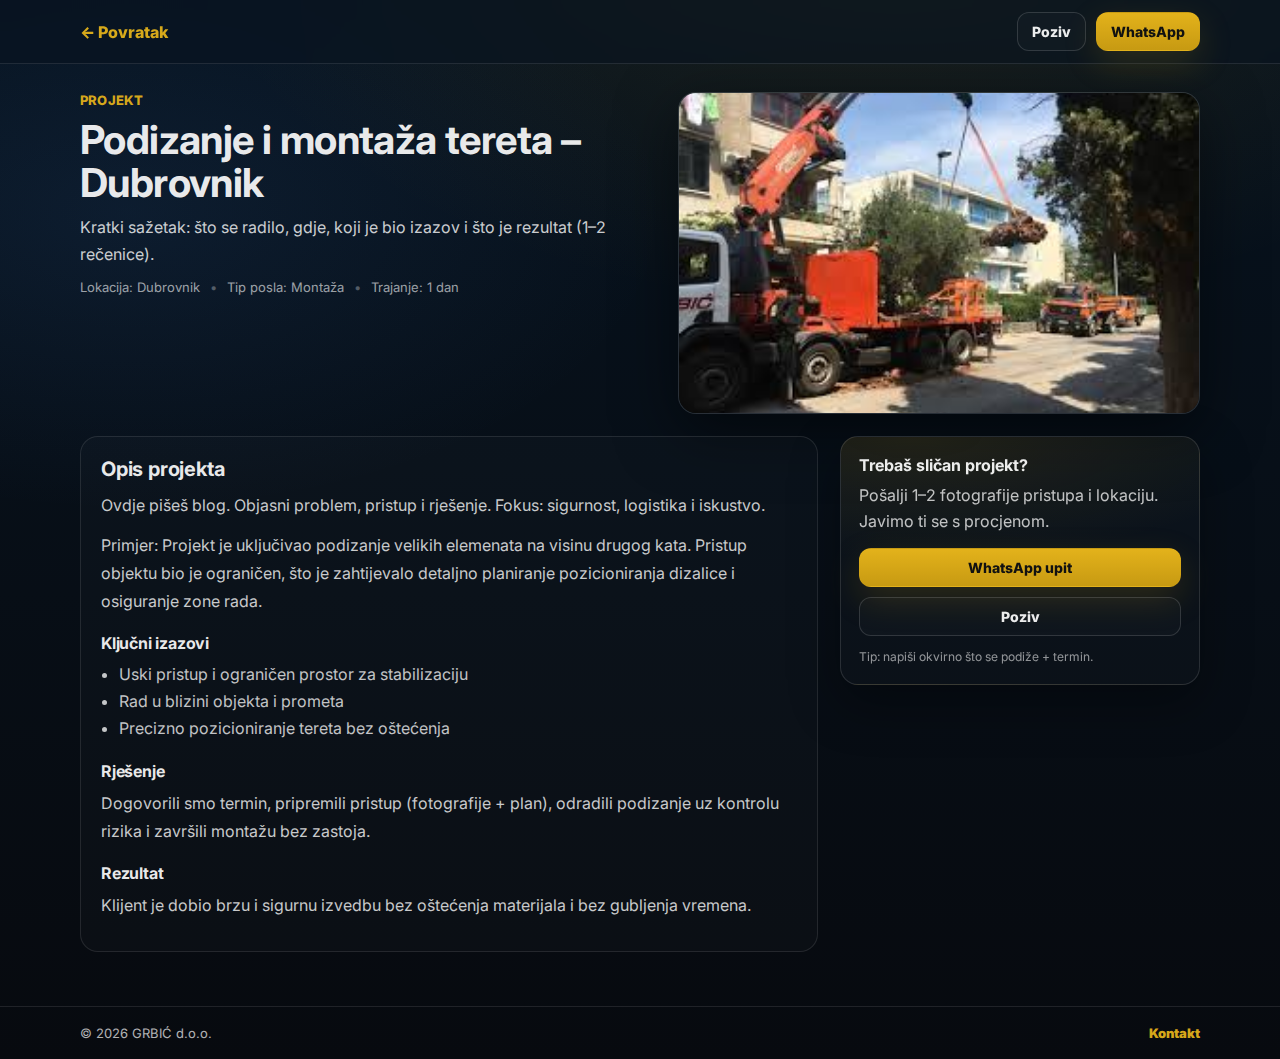
<file: pages/projekt6.html>
<!doctype html>
<html lang="hr">
<head>
  <meta charset="utf-8" />
  <meta name="viewport" content="width=device-width,initial-scale=1" />

  <title>Projekt 6 | GRBIĆ d.o.o.</title>
  <meta name="description" content="Opis projekta dizalice u Dubrovniku. Sigurno podizanje i montaža." />

  <link rel="preconnect" href="https://fonts.googleapis.com">
  <link rel="preconnect" href="https://fonts.gstatic.com" crossorigin>
  <link href="https://fonts.googleapis.com/css2?family=Inter:wght@400;600;700;800&display=swap" rel="stylesheet">

  <link rel="stylesheet" href="../css/projekt.css" />
</head>

<body>
  <header class="p-header">
    <div class="p-container p-header__inner">
      <a class="p-back" href="../index.html#projekti">← Povratak</a>

      <div class="p-header__actions">
        <a class="p-btn p-btn--ghost" href="tel:+385989530050">Poziv</a>
        <a class="p-btn p-btn--primary" href="https://wa.me/385989530050" target="_blank" rel="noopener">WhatsApp</a>
      </div>
    </div>
  </header>

  <main class="p-container p-main">
    <!-- TOP: naslov + slika -->
    <section class="p-top">
      <div class="p-top__copy">
        <p class="p-kicker">Projekt</p>
        <h1 class="p-title">Podizanje i montaža tereta – Dubrovnik</h1>
        <p class="p-lead">
          Kratki sažetak: što se radilo, gdje, koji je bio izazov i što je rezultat (1–2 rečenice).
        </p>

        <div class="p-meta">
          <span>Lokacija: Dubrovnik</span>
          <span class="p-dot">•</span>
          <span>Tip posla: Montaža</span>
          <span class="p-dot">•</span>
          <span>Trajanje: 1 dan</span>
        </div>
      </div>

      <figure class="p-top__media">
        <img src="../img/projekt6.jpg" alt="Projekt 6 – dizalica na terenu" loading="lazy">
      </figure>
    </section>

    <!-- BODY: tekst + CTA desno -->
    <section class="p-body">
      <article class="p-article">
        <h2>Opis projekta</h2>
        <p>
          Ovdje pišeš blog. Objasni problem, pristup i rješenje. Fokus: sigurnost, logistika i iskustvo.
        </p>

        <p>
          Primjer: Projekt je uključivao podizanje velikih elemenata na visinu drugog kata. Pristup objektu bio je ograničen,
          što je zahtijevalo detaljno planiranje pozicioniranja dizalice i osiguranje zone rada.
        </p>

        <h3>Ključni izazovi</h3>
        <ul>
          <li>Uski pristup i ograničen prostor za stabilizaciju</li>
          <li>Rad u blizini objekta i prometa</li>
          <li>Precizno pozicioniranje tereta bez oštećenja</li>
        </ul>

        <h3>Rješenje</h3>
        <p>
          Dogovorili smo termin, pripremili pristup (fotografije + plan), odradili podizanje uz kontrolu rizika i
          završili montažu bez zastoja.
        </p>

        <h3>Rezultat</h3>
        <p>
          Klijent je dobio brzu i sigurnu izvedbu bez oštećenja materijala i bez gubljenja vremena.
        </p>
      </article>

      <aside class="p-aside">
        <div class="p-card">
          <h3>Trebaš sličan projekt?</h3>
          <p>Pošalji 1–2 fotografije pristupa i lokaciju. Javimo ti se s procjenom.</p>

          <div class="p-aside__actions">
            <a class="p-btn p-btn--primary p-btn--block" href="https://wa.me/385989530050" target="_blank" rel="noopener">WhatsApp upit</a>
            <a class="p-btn p-btn--ghost p-btn--block" href="tel:+385989530050">Poziv</a>
          </div>

          <div class="p-small">
            Tip: napiši okvirno što se podiže + termin.
          </div>
        </div>
      </aside>
    </section>
  </main>

  <footer class="p-footer">
    <div class="p-container p-footer__inner">
      <div>© <span id="year"></span> GRBIĆ d.o.o.</div>
      <a class="p-footer__link" href="../index.html#kontakt">Kontakt</a>
    </div>
  </footer>

  <script>
    const y = document.getElementById("year");
    if (y) y.textContent = new Date().getFullYear();
  </script>
</body>
</html>
</file>
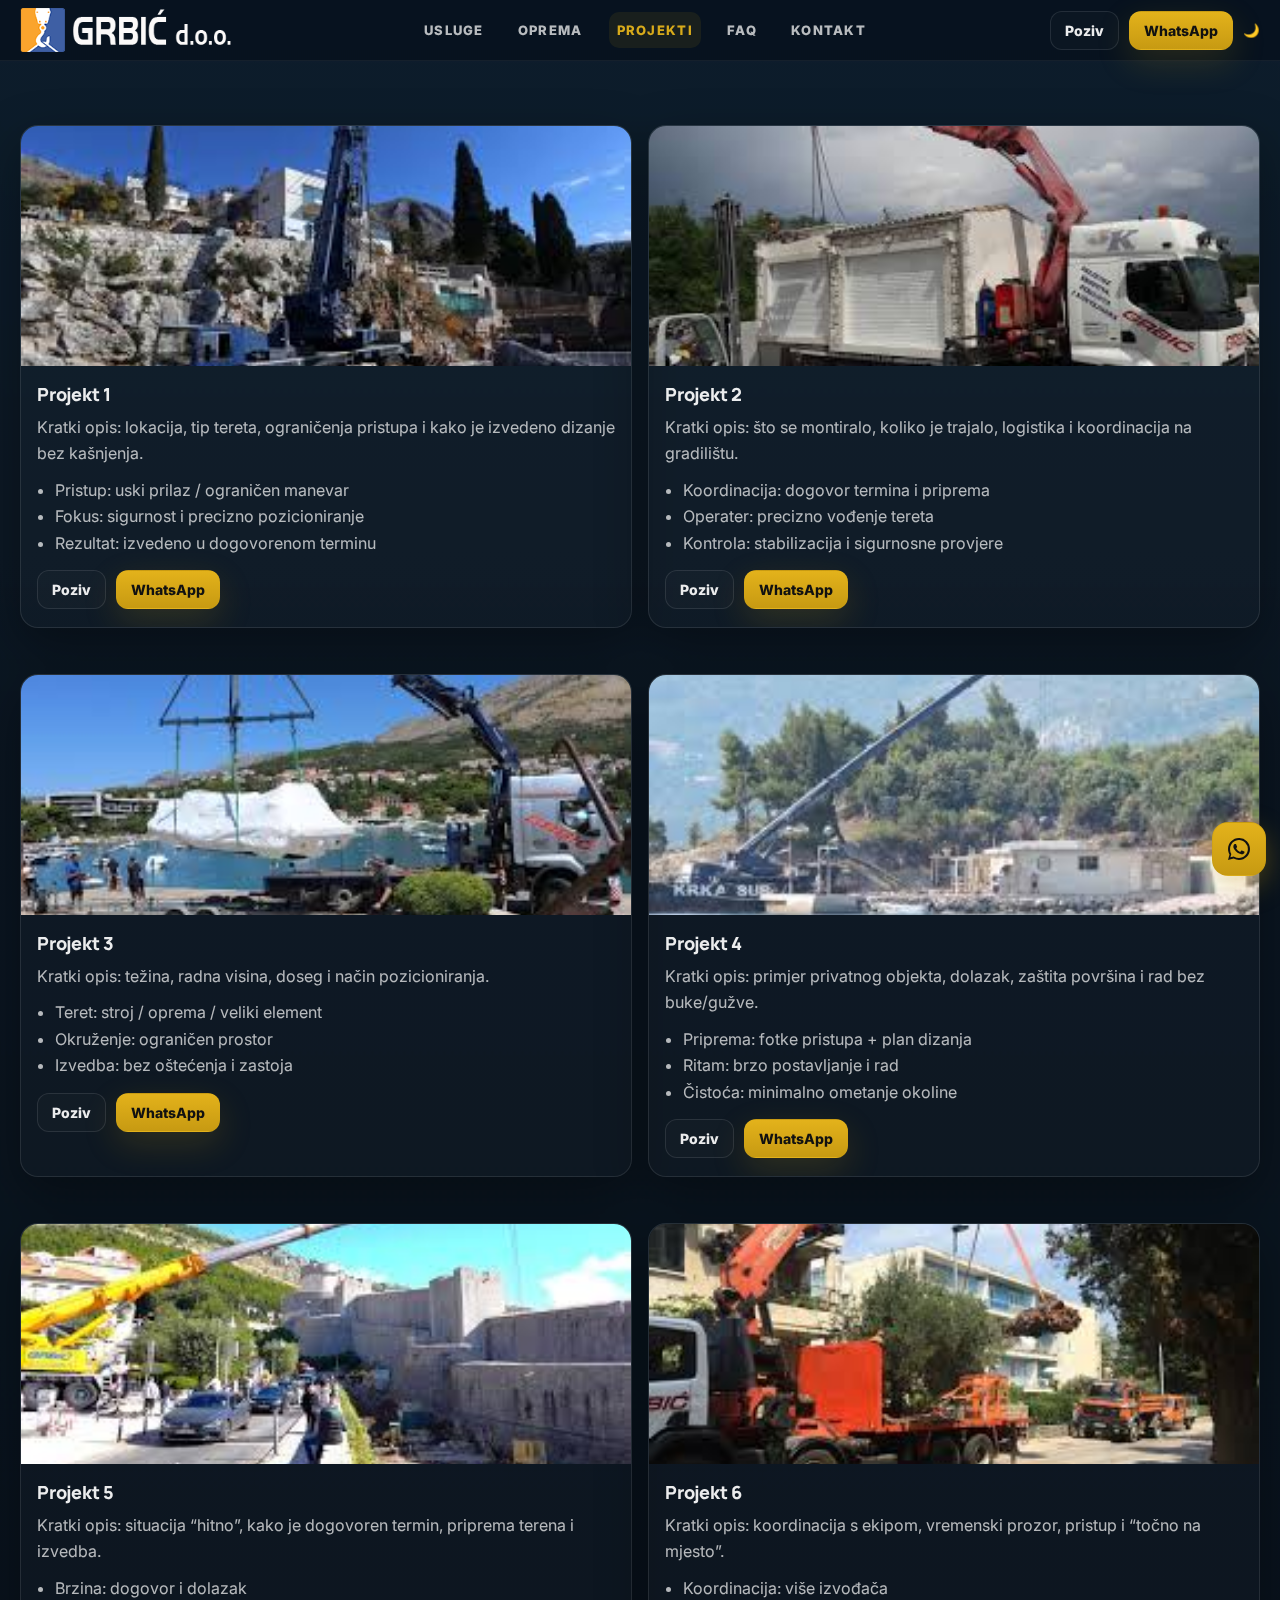
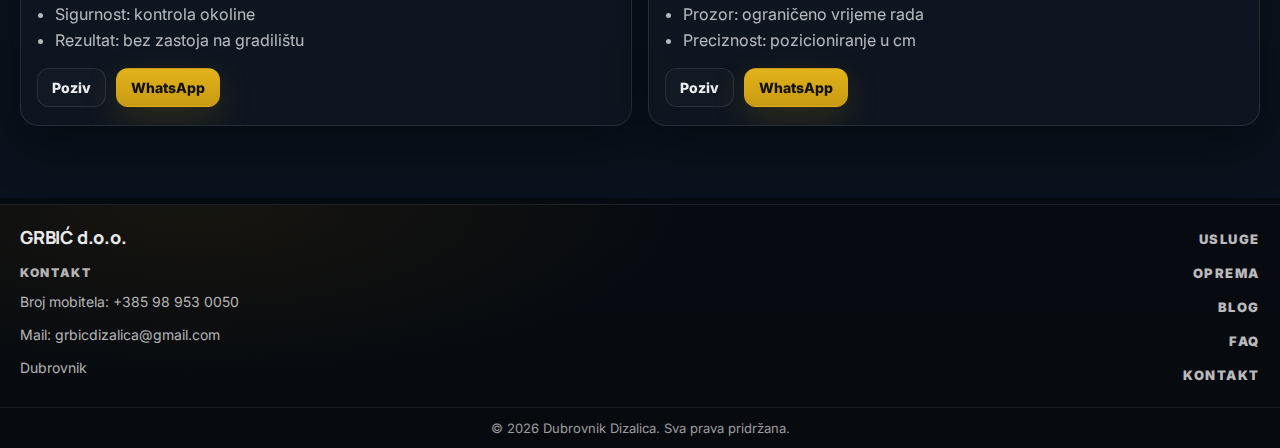
<file: pages/projekti.html>
<!doctype html>
<html lang="hr">
<head>
  <meta charset="utf-8" />
  <meta name="viewport" content="width=device-width,initial-scale=1" />

  <title>Projekti | GRBIĆ d.o.o.</title>
  <meta name="description" content="Blog priče i projekti – GRBIĆ d.o.o." />
  <meta name="robots" content="index,follow" />

  <!-- Fonts: Inter (body) + Manrope (headings) -->
  <link rel="preconnect" href="https://fonts.googleapis.com">
  <link rel="preconnect" href="https://fonts.gstatic.com" crossorigin>
  <link href="https://fonts.googleapis.com/css2?family=Inter:wght@400;600;700;800&family=Manrope:wght@600;700;800&display=swap" rel="stylesheet">

  <!-- Existing global styles -->
  <link rel="stylesheet" href="../css/styles.css" />
  <!-- Blog-only styles -->
  <link rel="stylesheet" href="../css/projekti.css" />
</head>

<body>

  <!-- HEADER (reuse existing) -->
  <header class="header" id="top">
    <div class="container header__inner">
      <a class="brand" href="../index.html#top" aria-label="Početna">
        <img class="brand__logo brand__logo--dark" src="../img/logo.png" alt="logo" />
        <img class="brand__logo brand__logo--light" src="../img/logov2.png" alt="logo" />
      </a>

      <nav class="nav" aria-label="Glavna navigacija">
        <a class="nav__link" href="../index.html#usluge">Usluge</a>
        <a class="nav__link" href="../index.html#oprema">Oprema</a>
        <a class="nav__link is-active" href="blog.html">Projekti</a>
        <a class="nav__link" href="../index.html#faq">FAQ</a>
        <a class="nav__link" href="../index.html#kontakt">Kontakt</a>
      </nav>

      <div class="header__cta">
        <a class="btn btn--ghost" href="tel:+385989530050">Poziv</a>
        <a class="btn btn--primary" href="https://wa.me/385989530050" target="_blank" rel="noopener">WhatsApp</a>

        <button class="burger" id="burger" aria-label="Otvori izbornik" aria-expanded="false">
          <span></span><span></span><span></span>
        </button>

        <!-- THEME TOGGLE (transparent, as you prefer) -->
        <button class="theme-fab" id="themeToggle" type="button" aria-label="Promijeni temu">
          <span class="theme-fab__icon">🌙</span>
        </button>
      </div>
    </div>

    <!-- MOBILE MENU -->
    <div class="mobile" id="mobile" hidden>
      <div class="container mobile__inner">
        <a class="mobile__link" href="../index.html#usluge" data-close>Usluge</a>
        <a class="mobile__link" href="../index.html#oprema" data-close>Oprema</a>
        <a class="mobile__link" href="blog.html" data-close>Projekti</a>
        <a class="mobile__link" href="../index.html#faq" data-close>FAQ</a>
        <a class="mobile__link" href="../index.html#kontakt" data-close data-scroll>Kontakt</a>

        <div class="mobile__actions">
          <a class="btn btn--ghost" href="tel:+385989530050">Poziv</a>
          <a class="btn btn--primary" href="https://wa.me/385989530050" target="_blank" rel="noopener">WhatsApp</a>
        </div>
      </div>
    </div>
  </header>

  <main>

    <!-- BLOG LIST -->
    <section class="blog-list section section--soft">
      <div class="container">

        <div class="blog-grid">

          <!-- BLOG CARD 1 -->
          <article class="blog-card">
            <a class="blog-card__media" href="#kontakt" aria-label="Otvorite upit">
              <img src="../img/projekt1.jpg" alt="Projekt 1" loading="lazy">
            </a>
            <div class="blog-card__body">
              <h3 class="blog-card__title">Projekt 1</h3>
              <p class="blog-card__text">
                Kratki opis: lokacija, tip tereta, ograničenja pristupa i kako je izvedeno dizanje bez kašnjenja.
              </p>
              <ul class="blog-card__bullets">
                <li>Pristup: uski prilaz / ograničen manevar</li>
                <li>Fokus: sigurnost i precizno pozicioniranje</li>
                <li>Rezultat: izvedeno u dogovorenom terminu</li>
              </ul>
              <div class="blog-card__actions">
                <a class="btn btn--ghost" href="tel:+385989530050">Poziv</a>
                <a class="btn btn--primary" href="https://wa.me/385989530050" target="_blank" rel="noopener">WhatsApp</a>
              </div>
            </div>
          </article>

          <!-- BLOG CARD 2 -->
          <article class="blog-card">
            <a class="blog-card__media" href="#kontakt" aria-label="Otvorite upit">
              <img src="../img/projekt2.jpg" alt="Projekt 2" loading="lazy">
            </a>
            <div class="blog-card__body">
              <h3 class="blog-card__title">Projekt 2</h3>
              <p class="blog-card__text">
                Kratki opis: što se montiralo, koliko je trajalo, logistika i koordinacija na gradilištu.
              </p>
              <ul class="blog-card__bullets">
                <li>Koordinacija: dogovor termina i priprema</li>
                <li>Operater: precizno vođenje tereta</li>
                <li>Kontrola: stabilizacija i sigurnosne provjere</li>
              </ul>
              <div class="blog-card__actions">
                <a class="btn btn--ghost" href="tel:+385989530050">Poziv</a>
                <a class="btn btn--primary" href="https://wa.me/385989530050" target="_blank" rel="noopener">WhatsApp</a>
              </div>
            </div>
          </article>

          <!-- BLOG CARD 3 -->
          <article class="blog-card">
            <a class="blog-card__media" href="#kontakt" aria-label="Otvorite upit">
              <img src="../img/projekt3.jpg" alt="Projekt 3" loading="lazy">
            </a>
            <div class="blog-card__body">
              <h3 class="blog-card__title">Projekt 3</h3>
              <p class="blog-card__text">
                Kratki opis: težina, radna visina, doseg i način pozicioniranja.
              </p>
              <ul class="blog-card__bullets">
                <li>Teret: stroj / oprema / veliki element</li>
                <li>Okruženje: ograničen prostor</li>
                <li>Izvedba: bez oštećenja i zastoja</li>
              </ul>
              <div class="blog-card__actions">
                <a class="btn btn--ghost" href="tel:+385989530050">Poziv</a>
                <a class="btn btn--primary" href="https://wa.me/385989530050" target="_blank" rel="noopener">WhatsApp</a>
              </div>
            </div>
          </article>

          <!-- BLOG CARD 4 -->
          <article class="blog-card">
            <a class="blog-card__media" href="#kontakt" aria-label="Otvorite upit">
              <img src="../img/projekt4.jpg" alt="Projekt 4" loading="lazy">
            </a>
            <div class="blog-card__body">
              <h3 class="blog-card__title">Projekt 4</h3>
              <p class="blog-card__text">
                Kratki opis: primjer privatnog objekta, dolazak, zaštita površina i rad bez buke/gužve.
              </p>
              <ul class="blog-card__bullets">
                <li>Priprema: fotke pristupa + plan dizanja</li>
                <li>Ritam: brzo postavljanje i rad</li>
                <li>Čistoća: minimalno ometanje okoline</li>
              </ul>
              <div class="blog-card__actions">
                <a class="btn btn--ghost" href="tel:+385989530050">Poziv</a>
                <a class="btn btn--primary" href="https://wa.me/385989530050" target="_blank" rel="noopener">WhatsApp</a>
              </div>
            </div>
          </article>

          <!-- BLOG CARD 5 -->
          <article class="blog-card">
            <a class="blog-card__media" href="#kontakt" aria-label="Otvorite upit">
              <img src="../img/projekt5.jpg" alt="Projekt 5" loading="lazy">
            </a>
            <div class="blog-card__body">
              <h3 class="blog-card__title">Projekt 5</h3>
              <p class="blog-card__text">
                Kratki opis: situacija “hitno”, kako je dogovoren termin, priprema terena i izvedba.
              </p>
              <ul class="blog-card__bullets">
                <li>Brzina: dogovor i dolazak</li>
                <li>Sigurnost: kontrola okoline</li>
                <li>Rezultat: bez zastoja na gradilištu</li>
              </ul>
              <div class="blog-card__actions">
                <a class="btn btn--ghost" href="tel:+385989530050">Poziv</a>
                <a class="btn btn--primary" href="https://wa.me/385989530050" target="_blank" rel="noopener">WhatsApp</a>
              </div>
            </div>
          </article>

          <!-- BLOG CARD 6 -->
          <article class="blog-card">
            <a class="blog-card__media" href="#kontakt" aria-label="Otvorite upit">
              <img src="../img/projekt6.jpg" alt="Projekt 6" loading="lazy">
            </a>
            <div class="blog-card__body">
              <h3 class="blog-card__title">Projekt 6</h3>
              <p class="blog-card__text">
                Kratki opis: koordinacija s ekipom, vremenski prozor, pristup i “točno na mjesto”.
              </p>
              <ul class="blog-card__bullets">
                <li>Koordinacija: više izvođača</li>
                <li>Prozor: ograničeno vrijeme rada</li>
                <li>Preciznost: pozicioniranje u cm</li>
              </ul>
              <div class="blog-card__actions">
                <a class="btn btn--ghost" href="tel:+385989530050">Poziv</a>
                <a class="btn btn--primary" href="https://wa.me/385989530050" target="_blank" rel="noopener">WhatsApp</a>
              </div>
            </div>
          </article>

        </div>
      </div>
    </section>

  <!-- FOOTER (reuse your existing style) -->
  <footer class="footer">
    <div class="container footer__grid">
      <div>
        <h3>GRBIĆ d.o.o.</h3>
        <h4>Kontakt</h4>
        <p>Broj mobitela: +385 98 953 0050</p>
        <p>Mail: grbicdizalica@gmail.com</p>
        <p>Dubrovnik</p>
      </div>

      <div class="footer__nav">
        <a href="../index.html#usluge">Usluge</a>
        <a href="../index.html#oprema">Oprema</a>
        <a href="blog.html">Blog</a>
        <a href="../index.html#faq">FAQ</a>
        <a href="../index.html#kontakt" data-scroll>Kontakt</a>
      </div>
    </div>

    <div class="footer__bottom">
      © 2026 Dubrovnik Dizalica. Sva prava pridržana.
    </div>
  </footer>

  <!-- FLOATING ACTIONS (optional; if you want the same buttons) -->
  <div class="floating">
    <button class="floating__btn floating__btn--top" id="scrollTop" aria-label="Na vrh">↑</button>

    <a href="https://wa.me/385989530050" target="_blank" class="floating__btn floating__btn--wa" aria-label="WhatsApp">
      <svg viewBox="0 0 24 24" fill="currentColor">
        <path d="M20.52 3.48A11.8 11.8 0 0 0 12.01 0C5.39 0 .02 5.37.02 12c0 2.11.55 4.17 1.6 6L0 24l6.2-1.62A11.9 11.9 0 0 0 12 24c6.63 0 12-5.37 12-12 0-3.2-1.25-6.21-3.48-8.52ZM12 21.8c-1.87 0-3.7-.5-5.3-1.45l-.38-.22-3.67.96.98-3.58-.24-.37A9.7 9.7 0 0 1 2.3 12c0-5.36 4.35-9.7 9.7-9.7 2.59 0 5.02 1.01 6.86 2.84A9.65 9.65 0 0 1 21.7 12c0 5.35-4.35 9.8-9.7 9.8Zm5.35-7.25c-.3-.15-1.76-.87-2.04-.97-.27-.1-.47-.15-.67.15-.2.3-.77.97-.94 1.17-.17.2-.35.22-.65.07-.3-.15-1.26-.46-2.4-1.47-.88-.78-1.47-1.74-1.65-2.04-.17-.3-.02-.47.13-.62.13-.13.3-.35.45-.52.15-.17.2-.3.3-.5.1-.2.05-.37-.02-.52-.07-.15-.67-1.62-.92-2.22-.24-.57-.48-.5-.67-.51-.17-.01-.37-.01-.57-.01s-.52.07-.8.37c-.27.3-1.05 1.02-1.05 2.48 0 1.47 1.07 2.88 1.22 3.08.15.2 2.1 3.2 5.1 4.48.71.3 1.27.48 1.7.61.72.23 1.37.2 1.88.12.57-.09 1.76-.72 2.01-1.41.25-.7.25-1.3.17-1.42-.08-.12-.27-.2-.57-.35Z"/>
      </svg>
    </a>
  </div>

  <!-- Use same JS (theme toggle + form mailto + scroll top etc.) -->
  <script src="../js/main.js" defer></script>

</body>
</html>
</file>
<file: css/styles.css>
:root{
  /* Brand palette */
  --navy:#0b1b2b;
  --navy2:#07131f;
  --black:#070a0f;
  --white:#ffffff;
  --gray:#9aa7b6;

  --accent:#c79a12;
  --accent2:#e3b21b;

  /* Background (single, clean) */
  --bg: linear-gradient(180deg, var(--navy2), var(--black));

  /* Text */
  --text: rgba(255,255,255,.92);
  --muted: rgba(255,255,255,.70);

  /* Surfaces / borders */
  --soft: rgba(255,255,255,.08);
  --border: rgba(255,255,255,.10);

  --surface-1: rgba(255,255,255,.02);  /* cards */
  --surface-2: rgba(7,10,15,.35);      /* mini cards */
  --surface-3: rgba(7,10,15,.55);      /* fields */

  /* Layout */
  --r:16px;
  --shadow: 0 18px 60px rgba(0,0,0,.50);
  --shadow-soft: 0 18px 50px rgba(0,0,0,.35);
  --container: 1240px;
}

/* ========== BASE ========== */
*{ box-sizing:border-box; }
html{ scroll-behavior:smooth; }
html, body{ overflow-x: hidden; }

body{
  margin:0;
  font-family: Inter, system-ui, -apple-system, Segoe UI, Roboto, Arial, sans-serif;
  background: var(--bg);
  color: var(--text);
}

h1, h2, h3{
  font-family: Manrope, Inter, system-ui, sans-serif;
  letter-spacing: -0.02em;
  font-weight: 800;
}

img{ max-width:100%; display:block; }
a{ color:inherit; text-decoration:none; }

.container{
  width:min(var(--container), calc(100% - 40px));
  margin:0 auto;
}

.dot{ color: rgba(255,255,255,.35); }

/* ========== HEADER ========== */
.header{
  position:sticky;
  top:0;
  z-index:50;
  background: rgba(7,19,31,.55);
  backdrop-filter: blur(12px);
  border-bottom:1px solid rgba(255,255,255,.06);
}

.header__inner{
  display:flex;
  align-items:center;
  justify-content:space-between;
  gap:16px;
  padding:8px 0;
}

/* Brand */
.brand{
  display:flex;
  align-items:center;
  gap:12px;
  min-width: 220px;
}

.brand__logo{
  height: 44px;
  width: auto;
  object-fit: contain;
}

/* NAV */
.nav{
  display:flex;
  gap:18px;
  align-items:center;
}

.nav__link{
  font-size: 13px;
  font-weight: 800;
  text-transform: uppercase;
  letter-spacing: .10em;
  color: rgba(255,255,255,.72);
  padding: 10px 8px;
  border-radius: 10px;
  transition: color .2s ease, background .2s ease, transform .2s ease;
}

.nav__link:hover{
  color: rgba(227,178,27,.95);
  background: rgba(199,154,18,.08);
}

/* Optional active state (if you add .is-active via JS later) */
.nav__link.is-active{
  color: rgba(227,178,27,.95);
  background: rgba(199,154,18,.10);
}

.header__cta{
  display:flex;
  align-items:center;
  gap:10px;
}

/* Buttons */
.btn{
  display:inline-flex;
  align-items:center;
  justify-content:center;
  gap:10px;
  padding:10px 14px;
  border-radius: 12px;
  border:1px solid transparent;
  font-weight:800;
  font-size:14px;
  cursor:pointer;
  transition: transform .2s ease, background .2s ease, border-color .2s ease, box-shadow .2s ease;
}

.btn--primary{
  background: linear-gradient(180deg, var(--accent2), var(--accent));
  color:#111;
  box-shadow: 0 12px 34px rgba(199,154,18,.18);
}

.btn--primary:hover{ transform: translateY(-1px); }

.btn--ghost{
  background: rgba(255,255,255,.02);
  border-color: rgba(255,255,255,.10);
  color: var(--text);
}

.btn--ghost:hover{ border-color: rgba(199,154,18,.35); }
.btn--lg{ padding:12px 16px; border-radius: 14px; }
.btn--block{ width:100%; padding:12px 16px; }

/* Burger */
.burger{
  width:42px;
  height:42px;
  border-radius:12px;
  border:1px solid rgba(255,255,255,.12);
  background: rgba(255,255,255,.02);
  display:none;
  padding:10px;
}

.burger span{
  display:block;
  height:2px;
  background: rgba(255,255,255,.85);
  margin:5px 0;
  border-radius:2px;
}

/* Mobile menu */
.mobile{
  background: rgba(7,19,31,.82);
  backdrop-filter: blur(12px);
  border-top:1px solid rgba(255,255,255,.06);
}

.mobile__inner{
  padding: 14px 0 18px;
  display:grid;
  gap:10px;
}

.mobile__link{
  padding: 12px 12px;
  border-radius: 12px;
  border:1px solid rgba(255,255,255,.10);
  background: rgba(255,255,255,.02);
  color: rgba(255,255,255,.88);
  font-weight:900;
}

.mobile__actions{
  display:flex;
  gap:10px;
  margin-top: 6px;
}

/* ========== HERO ========== */
.hero{
  position: relative;
  padding: 88px 0 72px;
  overflow: hidden;
}

.hero--bg{
  background:
    linear-gradient(180deg, rgba(7,19,31,.72), rgba(7,10,15,.80)),
    url("../img/hero2.jpg");
  background-size: cover;
  background-position: center;
  background-repeat:no-repeat;
}

.hero__overlay{
  position:absolute;
  inset:0;
  background:
    radial-gradient(900px 520px at 15% 35%, rgba(0,0,0,.18), transparent 60%),
    radial-gradient(900px 520px at 85% 10%, rgba(199,154,18,.10), transparent 60%);
  pointer-events:none;
}

.hero__inner{ position: relative; z-index: 2; }
.hero__inner--single{ display:block; }
.hero__copy{ max-width: 760px; }

.eyebrow{
  color: rgba(227,178,27,.95);
  font-weight:800;
  margin:0 0 10px;
  font-size:13px;
}

.hero h1{
  margin:0 0 12px;
  font-size: 52px;
  line-height:1.06;
  letter-spacing:-.7px;
}

.lead{
  margin:0 0 18px;
  color: rgba(227,178,27,.95);
  font-size:16px;
  line-height:1.65;
  max-width: 62ch;
}

.hero__actions{
  display:flex;
  gap:12px;
  flex-wrap:wrap;
  margin-top: 18px;
}

/* ========== SECTIONS ========== */
.section{ padding: 72px 0; }
.section__head{ max-width: 72ch; margin-bottom: 18px; }

.section__head h2{
  margin:0 0 8px;
  font-size: 28px;
  letter-spacing:-.3px;
}

.section__head p{
  margin:0;
  color: var(--muted);
  line-height:1.6;
}

/* =========================
   SECTION SOFT (dark base)
   ========================= */
.section--soft{
  position: relative;
  isolation: isolate;
}

.section--soft::before{
  content:"";
  position:absolute;
  inset:0;
  z-index:-1;
  background:
    linear-gradient(
      180deg,
      rgba(15,32,48,.7) 0%,
      rgba(12,24,36,.65) 40%,
      rgba(10,20,32,.7) 100%
    );
}

.section--soft::after{
  content:"";
  position:absolute;
  inset:0;
  z-index:-1;
  backdrop-filter: blur(1px);
  opacity:.5;
}

/* ========== SOCIAL PROOF ========== */
.social{
  display:grid;
  grid-template-columns: repeat(3, 1fr);
  gap:14px;
}

.social__item{
  border:1px solid rgba(255,255,255,.10);
  background:
    radial-gradient(700px 220px at 20% 0%, rgba(199,154,18,.10), transparent 55%),
    rgba(255,255,255,.02);
  border-radius:18px;
  padding:22px 18px;
  text-align:center;
  box-shadow: 0 18px 50px rgba(0,0,0,.35);
  transition: transform .2s ease, border-color .2s ease, background .2s ease;
}

.social__item:hover{
  transform: translateY(-3px);
  border-color: rgba(199,154,18,.35);
  background:
    radial-gradient(700px 220px at 20% 0%, rgba(199,154,18,.16), transparent 55%),
    rgba(255,255,255,.03);
}

.social__number{
  font-size: 28px;
  font-weight: 900;
  letter-spacing: -.3px;
  margin-bottom: 6px;
  color: rgba(227,178,27,.95);
}

.social__label{
  font-size: 14px;
  color: rgba(255,255,255,.78);
  line-height: 1.5;
  font-weight: 700;
}

/* ========== GRID / CARDS ========== */
.grid{ display:grid; gap:14px; }
.grid--3{ grid-template-columns: repeat(3, 1fr); }

.card{
  border:1px solid var(--border);
  background: var(--surface-1);
  border-radius: var(--r);
  padding:18px;
  transition: transform .2s ease, border-color .2s ease, background .2s ease;
}

.card:hover{
  transform: translateY(-3px);
  border-color: rgba(199,154,18,.32);
  background: rgba(255,255,255,.03);
}

.card h3{ margin:0 0 8px; }
.card p{ margin:0 0 12px; color:var(--muted); line-height:1.6; }

/* ========== SERVICES ========== */
.services{ margin-top: 10px; }

.service-card{
  position: relative;
  padding: 20px;
  border: 1px solid var(--border);
  background:
    radial-gradient(700px 240px at 20% 0%, rgba(199,154,18,.08), transparent 55%),
    var(--surface-1);
  display:flex;
  flex-direction:column;
  min-height: 100%;
}

.service-card::before{
  content:"";
  position:absolute;
  left:0;
  top:14px;
  bottom:14px;
  width:3px;
  border-radius: 999px;
  background: linear-gradient(180deg, var(--accent2), var(--accent));
  opacity:.9;
}

.service-card:hover{
  transform: translateY(-3px);
  border-color: rgba(199,154,18,.30);
  background:
    radial-gradient(700px 240px at 20% 0%, rgba(199,154,18,.12), transparent 55%),
    var(--surface-1);
}

.service-card__top{
  display:flex;
  align-items:center;
  gap:12px;
  margin-bottom: 10px;
}

.service-card__icon{
  width:42px; height:42px;
  border-radius: 14px;
  display:grid; place-items:center;
  background: rgba(199,154,18,.12);
  border: 1px solid rgba(199,154,18,.22);
  font-size: 18px;
  flex: 0 0 auto;
}

.service-card h3{ margin:0; font-size: 18px; letter-spacing: -.2px; }

.service-card p{
  margin: 0 0 16px;
  color: rgba(255,255,255,.74);
  line-height: 1.65;
}

.service-card__footer{
  display:flex;
  align-items:center;
  justify-content:space-between;
  gap:12px;
  margin-top:auto;
  padding-top: 14px;
  border-top: 1px solid var(--soft);
}

.service-card__meta{
  color: rgba(255,255,255,.55);
  font-size: 12px;
  font-weight: 700;
  letter-spacing: .2px;
  text-transform: uppercase;
}

.service-card__cta{
  padding: 10px 14px;
  border-radius: 12px;
  border: 1px solid rgba(199,154,18,.45);
  background: rgba(199,154,18,.10);
  color: rgba(255,255,255,.95);
  font-weight: 900;
  transition: all .2s ease;
}

.service-card__cta:hover{
  background: linear-gradient(180deg, var(--accent2), var(--accent));
  color:#111;
  border-color: transparent;
  transform: translateY(-1px);
}

/* ========== SPLIT ========== */
.split{
  display:grid;
  grid-template-columns: 0.35fr 0.65fr;
  gap: 22px;
  align-items:center;
}

.split__copy, .split__media{ min-width: 0; }

.list{
  margin: 14px 0 18px;
  padding-left: 18px;
  color: var(--muted);
  line-height:1.7;
}

.actions{ display:flex; gap:12px; flex-wrap:wrap; }

/* ========== EQUIPMENT CAROUSEL ========== */
.carousel{
  position: relative;
  border-radius: var(--r);
  overflow: hidden;
  border:1px solid var(--border);
  background: var(--surface-1);
  box-shadow: var(--shadow);
}

.carousel__viewport{ overflow:hidden; }

.carousel__track{
  display:flex;
  transition: transform .35s ease;
  will-change: transform;
}

.carousel__slide{ min-width:100%; }

.carousel__slide img{
  width: 100%;
  height: clamp(300px, 28vw, 420px);
  object-fit: cover;
  object-position: center 60%;
  display:block;
  cursor: zoom-in;
}

.carousel__btn{
  position:absolute;
  top:50%;
  transform: translateY(-50%);
  width: 44px;
  height: 44px;
  border-radius: 14px;
  border: 1px solid rgba(255,255,255,.14);
  background: rgba(7,10,15,.55);
  color: rgba(255,255,255,.92);
  font-size: 26px;
  cursor:pointer;
  display:grid;
  place-items:center;
  backdrop-filter: blur(10px);
}

.carousel__btn--prev{ left: 12px; }
.carousel__btn--next{ right: 12px; }
.carousel__btn:hover{ border-color: rgba(199,154,18,.35); }

.carousel__dots{
  position:absolute;
  left:0; right:0;
  bottom: 10px;
  display:flex;
  justify-content:center;
  gap:8px;
  padding: 0 12px;
}

.carousel__dot{
  width: 10px;
  height: 10px;
  border-radius: 999px;
  border: 1px solid rgba(255,255,255,.20);
  background: rgba(255,255,255,.10);
  cursor:pointer;
}

.carousel__dot.is-active{
  background: linear-gradient(180deg, var(--accent2), var(--accent));
  border-color: rgba(199,154,18,.35);
}

/* ========== GALLERY ========== */
.gallery{
  display:grid;
  grid-template-columns: repeat(3, 1fr);
  gap:12px;
}

.gallery__item{
  border-radius: 14px;
  overflow:hidden;
  border:1px solid var(--border);
  background: var(--surface-1);
  transition: transform .2s ease, border-color .2s ease;
}

.gallery__item:hover{
  transform: translateY(-3px);
  border-color: rgba(199,154,18,.32);
}

.gallery__item img{
  width:100%;
  height: 210px;
  object-fit: cover;
}

/* ========== FAQ ========== */
.faq{
  max-width: 760px;
  margin: 0 auto;
  display: grid;
  gap: 14px;
}

.faq__item{
  border: 1px solid var(--border);
  background:
    radial-gradient(700px 220px at 20% 0%, rgba(199,154,18,.08), transparent 55%),
    var(--surface-1);
  border-radius: 18px;
  padding: 14px 18px;
  transition: all .25s ease;
}

.faq__item:hover{
  border-color: rgba(199,154,18,.35);
  background:
    radial-gradient(700px 220px at 20% 0%, rgba(199,154,18,.14), transparent 55%),
    var(--surface-1);
}

.faq__item summary{
  cursor: pointer;
  font-weight: 800;
  font-size: 16px;
  letter-spacing: -.2px;
  list-style: none;
  position: relative;
  padding-right: 28px;
}

.faq__item summary::-webkit-details-marker{ display:none; }

.faq__item summary::after{
  content: "›";
  position: absolute;
  right: 0;
  top: 50%;
  transform: translateY(-50%);
  font-size: 20px;
  transition: transform .2s ease;
  color: rgba(227,178,27,.95);
}

.faq__item[open] summary::after{
  transform: translateY(-50%) rotate(90deg);
}

.faq__item p{
  margin: 10px 0 4px;
  color: rgba(255,255,255,.74);
  line-height: 1.65;
}

/* ========== CONTACT ========== */
.contact{
  display:grid;
  grid-template-columns: 0.95fr 1.05fr;
  gap:22px;
  align-items: stretch;
}

.contact__copy{
  border:1px solid var(--border);
  background:
    radial-gradient(900px 280px at 20% 0%, rgba(199,154,18,.10), transparent 55%),
    var(--surface-1);
  border-radius: 18px;
  padding: 18px;
  box-shadow: var(--shadow-soft);
  display:flex;
  flex-direction: column;
  height: 100%;
}

.contact__copy h2{ margin:0 0 8px; }

/* stack cards */
.contact__cards--stack{
  display:grid;
  grid-template-columns: 1fr;
  gap:12px;
  margin: 0 0 14px;
}

.mini{
  display:block;
  border:1px solid var(--border);
  background: var(--surface-2);
  border-radius: 16px;
  padding: 14px;
  transition: transform .2s ease, border-color .2s ease, background .2s ease;
}

.mini:hover{
  transform: translateY(-2px);
  border-color: rgba(199,154,18,.28);
  background: rgba(7,10,15,.45);
}

.mini__label{
  color: rgba(255,255,255,.60);
  font-size:12px;
  margin-bottom:6px;
  text-transform: uppercase;
  letter-spacing: .2px;
  font-weight: 800;
}

.mini__value{
  font-weight: 900;
  font-size: 18px;
  line-height: 1.25;
  word-break: break-word;
}

/* accents */
.mini--wa{ border-color: rgba(199,154,18,.18); }
.mini--phone{ border-color: rgba(199,154,18,.28); background: rgba(199,154,18,.06); }
.mini--phone:hover{ border-color: rgba(199,154,18,.40); }

/* note */
.contact__note{
  margin-top: auto;
  padding-top: 12px;
  color: rgba(255,255,255,.60);
  font-size: 13px;
}

/* FORM */
.form{
  border:1px solid var(--border);
  background:
    radial-gradient(900px 280px at 80% 0%, rgba(199,154,18,.08), transparent 55%),
    var(--surface-1);
  border-radius: 18px;
  padding: 18px;
  box-shadow: var(--shadow-soft);
}

.form__row{ display:grid; gap:8px; margin-bottom: 12px; }

.form label{
  font-size:12px;
  color: rgba(255,255,255,.72);
  font-weight: 900;
  text-transform: uppercase;
  letter-spacing: .2px;
}

input, textarea{
  border-radius: 14px;
  border:1px solid rgba(255,255,255,.14);
  background: var(--surface-3);
  color: var(--text);
  padding: 12px 12px;
  outline:none;
}

input:focus, textarea:focus{ border-color: rgba(199,154,18,.45); }
textarea{ resize: vertical; min-height: 130px; }

/* ========== FOOTER (LEFT INFO + RIGHT NAV) ========== */
.footer{
  margin-top: 6px;
  padding: 20px 0 12px;
  border-top: 1px solid var(--border);
  background:
    radial-gradient(900px 320px at 15% 0%, rgba(199,154,18,.08), transparent 55%),
    rgba(7,10,15,.28);
}

.footer__grid{
  display: grid;
  grid-template-columns: 1fr auto;
  gap: 28px;
  align-items: start;
  padding-bottom: 18px;
}

.footer h3{
  margin: 0 0 10px;
  font-size: 18px;
  font-weight: 900;
  letter-spacing: -.2px;
}

.footer p{
  margin: 0 0 10px;
  color: var(--muted);
  line-height: 1.65;
  font-size: 14px;
  max-width: 62ch;
}

.footer h4{
  margin: 16px 0 10px;
  font-size: 12px;
  font-weight: 900;
  letter-spacing: .14em;
  text-transform: uppercase;
  color: var(--muted);
}

.footer__nav{
  justify-self: end;
  align-self: start;
  display: flex;
  flex-direction: column;
  align-items: flex-end;
  text-align: right;
  gap: 6px;
  min-width: 180px;
}

.footer__nav a{
  display: block;
  padding: 6px 0;
  font-size: 13px;
  font-weight: 900;
  text-transform: uppercase;
  letter-spacing: .12em;
  color: rgba(255,255,255,.72);
  transition: color .18s ease, transform .18s ease;
}

.footer__nav a:hover{
  color: rgba(227,178,27,.95);
  transform: translateX(-3px);
}

.footer__bottom{
  padding-top: 12px;
  border-top: 1px solid rgba(255,255,255,.08);
  color: rgba(255,255,255,.60);
  font-size: 13px;
  text-align: center;
}

/* ========== FLOATING BUTTONS ========== */
.floating{
  position: fixed;
  right: 14px;
  bottom: 24px;
  display: flex;
  flex-direction: column;
  gap: 10px;
  z-index: 90;
}

.floating__btn{
  width: 54px;
  height: 54px;
  border-radius: 16px;
  display: grid;
  place-items: center;
  cursor: pointer;
  border: 1px solid var(--border);
  background: var(--surface-1);
  color: var(--text);
  box-shadow: var(--shadow-soft);
  transition: all .25s ease;
}

.floating__btn svg{
  width: 22px;
  height: 22px;
}

/* WhatsApp */
.floating__btn--wa{
  background: linear-gradient(180deg, var(--accent2), var(--accent));
  color: #111;
  border-color: rgba(199,154,18,.35);
  box-shadow: 0 10px 28px rgba(199,154,18,.35);
}

.floating__btn--wa:hover{
  transform: translateY(-2px);
  box-shadow: 0 18px 50px rgba(199,154,18,.25);
}

/* Scroll top */
.floating__btn--top{
  opacity: 0;
  pointer-events: none;
}

.floating__btn--top.is-visible{
  opacity: 1;
  pointer-events: auto;
}

.floating__btn--top:hover{
  border-color: rgba(199,154,18,.35);
  transform: translateY(-2px);
}

/* ========== LIGHTBOX ========== */
.lightbox[hidden]{ display:none !important; }
.lightbox{
  position: fixed;
  inset: 0;
  z-index: 9999;
  display: grid;
  place-items: center;
  padding: 24px;
  background: rgba(0,0,0,.86);
  isolation: isolate;
}

.lightbox img{
  display:block;
  max-width: min(1200px, 94vw);
  max-height: 86vh;
  width: auto;
  height: auto;
  border-radius: 16px;
  border: 1px solid rgba(255,255,255,.14);
  box-shadow: 0 20px 80px rgba(0,0,0,.65);
  background: #0b0f14;
}

.lightbox__close{
  position: fixed;
  top: 16px;
  right: 16px;
  z-index: 10000;
  width: 46px;
  height: 46px;
  border-radius: 14px;
  border: 1px solid rgba(255,255,255,.18);
  background: rgba(10,12,16,.70);
  color: rgba(255,255,255,.95);
  font-size: 26px;
  line-height: 1;
  cursor: pointer;
  display: grid;
  place-items: center;
}

.lightbox__close:hover{ border-color: rgba(199,154,18,.35); }

/* ========== RESPONSIVE ========== */
@media (max-width: 980px){
  .nav{ display:none; }
  .burger{ display:inline-block; }

  .hero{ padding: 74px 0 60px; }
  .hero h1{ font-size: 38px; }

  .grid--3{ grid-template-columns: 1fr; }
  .split{ grid-template-columns: 1fr; }
  .gallery{ grid-template-columns: 1fr 1fr; }
  .contact{ grid-template-columns: 1fr; }

  .carousel__slide img{
    height: 340px;
    object-position: center 55%;
  }
}

@media (max-width: 820px){
  .footer__grid{ grid-template-columns: 1fr; }
  .footer__nav{
    justify-self: start;
    align-items: flex-start;
    text-align: left;
    margin-top: 10px;
  }
  .footer__nav a:hover{ transform: translateX(3px); }
}

@media (max-width: 768px){
  .header__inner{ padding: 6px 0; }
  .brand__logo{ height: 36px; }
  .service-card{ padding: 16px; }
  .service-card p{ font-size: 14px; }
  .floating{ bottom: 18px; right: 10px; }

  .carousel__slide img{
    height: 240px;
    object-fit: cover;
  }
}

@media (max-width: 520px){
  .container{ width: min(var(--container), calc(100% - 28px)); }

  .header__inner{
    gap: 10px;
    padding: 8px 0;
  }

  .brand{
    min-width: 0;
    flex: 1 1 auto;
  }

  .brand__logo{ height: 34px; }

  .header__cta{ gap: 8px; }

  /* Mobile: leave WhatsApp + burger, hide "Poziv" in header */
  .header__cta .btn--ghost{ display:none; }

  .header__cta .btn--primary{
    padding: 10px 12px;
    font-size: 13px;
    border-radius: 12px;
  }

  .hero{ padding: 68px 0 54px; }

  .hero h1{
    font-size: 34px;
    line-height: 1.08;
  }

  .lead{
    font-size: 15px;
    line-height: 1.55;
  }

  .hero__actions .btn{
    width: 100%;
    justify-content: center;
  }

  .gallery{ grid-template-columns: 1fr; }
  .carousel__slide img{ height: 200px; }

  .social{ grid-template-columns: 1fr; }
}

/* =========================================================
   THEME TOGGLE BUTTON (your HTML uses .theme-fab)
   ========================================================= */
.theme-fab{
  background: transparent;
  border: none;
  padding: 0;
  cursor: pointer;
}

/* =========================================================
   LIGHT MODE (single consolidated block)
   Aktivira se kad: <html data-theme="light">
   ========================================================= */
html[data-theme="light"]{
  --bg: #fcf6f6;

  --text: rgba(10,14,20,.92);
  --muted: rgba(10,14,20,.68);

  --soft: rgba(10,14,20,.08);
  --border: rgba(10,14,20,.12);

  --surface-1: rgba(255,255,255,.92);
  --surface-2: rgba(255,255,255,.95);
  --surface-3: rgba(255,255,255,.98);

  --shadow: 0 18px 50px rgba(10,14,20,.10);
  --shadow-soft: 0 18px 40px rgba(10,14,20,.10);
}

html[data-theme="light"] body{
  background: var(--bg);
  color: var(--text);
}

html[data-theme="light"] .dot{ color: rgba(10,14,20,.35); }

/* HERO stays dark in light mode */
html[data-theme="light"] .hero{ color: rgba(255,255,255,.92); }
html[data-theme="light"] .hero .lead{ color: rgba(227,178,27,.95); }

/* HEADER: white bar, no blur */
html[data-theme="light"] .header{
  background: #ffffff;
  backdrop-filter: none;
  border-bottom: 1px solid rgba(10,14,20,.12);
}

/* NAV: black text, yellow hover/active */
html[data-theme="light"] .nav__link{
  color: rgba(10,14,20,.78);
  background: transparent;
}
html[data-theme="light"] .nav__link:hover{
  color: rgba(227,178,27,.95);
  background: rgba(199,154,18,.10);
}
html[data-theme="light"] .nav__link.is-active{
  color: rgba(227,178,27,.95);
  background: rgba(199,154,18,.12);
}

/* Ghost buttons in header */
html[data-theme="light"] .btn--ghost{
  background: rgba(10,14,20,.03);
  border-color: rgba(10,14,20,.14);
  color: rgba(10,14,20,.90);
}
html[data-theme="light"] .btn--ghost:hover{
  border-color: rgba(199,154,18,.35);
}

/* Burger */
html[data-theme="light"] .burger{
  border-color: rgba(10,14,20,.14);
  background: rgba(10,14,20,.03);
}
html[data-theme="light"] .burger span{
  background: rgba(10,14,20,.78);
}

/* Mobile menu in light */
html[data-theme="light"] .mobile{
  background: #fcf6f6;
  backdrop-filter: none;
  border-top: 1px solid rgba(10,14,20,.12);
}
html[data-theme="light"] .mobile__link{
  border-color: rgba(10,14,20,.12);
  background: rgba(10,14,20,.03);
  color: rgba(10,14,20,.88);
}
html[data-theme="light"] .mobile__link:hover{
  border-color: rgba(199,154,18,.35);
}

/* Inputs readable */
html[data-theme="light"] input,
html[data-theme="light"] textarea{
  border-color: rgba(10,14,20,.16);
  color: rgba(10,14,20,.92);
}

/* Dark-hardcoded texts -> readable in light */
html[data-theme="light"] .service-card p,
html[data-theme="light"] .faq__item p,
html[data-theme="light"] .social__label{
  color: rgba(10,14,20,.72);
}

/* Labels (forms) */
html[data-theme="light"] .form label{
  color: rgba(10,14,20,.78);
}

/* Contact mini cards: keep hover animation but avoid “turning grey” */
html[data-theme="light"] .mini__label{
  color: rgba(227,178,27,.95);
}
html[data-theme="light"] .mini:hover{
  transform: translateY(-2px);
  border-color: rgba(199,154,18,.28);
  background: var(--surface-2); /* keeps same background */
}

/* Footer light */
html[data-theme="light"] .footer{
  background: #fcf6f6;
}

html[data-theme="light"] .footer__bottom{
  border-top: 1px solid rgba(10,14,20,.10);
  color: rgba(10,14,20,.60);
}
html[data-theme="light"] .footer__nav a{
  color: rgba(10,14,20,.72);
}
html[data-theme="light"] .footer__nav a:hover{
  color: rgba(227,178,27,.95);
  transform: translateX(-3px);
}

/* Floating buttons in light */
html[data-theme="light"] .floating__btn{
  background: #fcf6f6;
  color: rgba(10,14,20,.92);
}

/* Keep WhatsApp floating identical in light */
html[data-theme="light"] .floating__btn--wa{
  background: linear-gradient(180deg, var(--accent2), var(--accent));
  color: #111;
  border-color: rgba(199,154,18,.35);
  box-shadow: 0 10px 28px rgba(199,154,18,.35);
}

/* SECTION SOFT – LIGHT MODE (premium beige) */
html[data-theme="light"] .section--soft::before{
  background:
    linear-gradient(
      180deg,
      rgba(246,240,226,.75) 0%,
      rgba(241,233,215,.75) 100%
    );
  opacity:.85;
}
html[data-theme="light"] .section--soft::after{
  backdrop-filter: blur(1px);
  opacity:.5;
}

/* default (dark) */
.brand__logo--light { display: none; }
.brand__logo--dark  { display: block; }

/* light theme */
html[data-theme="light"] .brand__logo--dark  { display: none; }
html[data-theme="light"] .brand__logo--light { display: block; }
</file>
<file: css/projekt.css>
:root{
  --navy:#0b1b2b;
  --navy2:#07131f;
  --black:#070a0f;

  --accent:#c79a12;
  --accent2:#e3b21b;

  --text: rgba(255,255,255,.92);
  --muted: rgba(255,255,255,.70);
  --soft: rgba(255,255,255,.10);

  --r:16px;
  --shadow: 0 18px 60px rgba(0,0,0,.50);
  --container: 1120px;

  --bg:
    radial-gradient(1200px 700px at 70% -10%, rgba(199,154,18,.12), transparent 60%),
    radial-gradient(900px 500px at 10% 20%, rgba(65,130,220,.10), transparent 60%),
    linear-gradient(180deg, var(--navy2), var(--black));
}

*{ box-sizing:border-box; }
html{ scroll-behavior:smooth; }

body{
  margin:0;
  font-family: Inter, system-ui, -apple-system, Segoe UI, Roboto, Arial, sans-serif;
  background: var(--bg);
  color: var(--text);
}

img{ max-width:100%; display:block; }
a{ color:inherit; text-decoration:none; }

.p-container{
  width:min(var(--container), calc(100% - 40px));
  margin:0 auto;
}

/* Header */
.p-header{
  position: sticky;
  top:0;
  z-index: 50;
  background: rgba(7,19,31,.55);
  backdrop-filter: blur(12px);
  border-bottom: 1px solid var(--soft);
}

.p-header__inner{
  display:flex;
  align-items:center;
  justify-content:space-between;
  gap:16px;
  padding: 12px 0;
}

.p-back{
  font-weight:800;
  color: rgba(227,178,27,.95);
}

.p-header__actions{
  display:flex;
  align-items:center;
  gap:10px;
}

/* Buttons */
.p-btn{
  display:inline-flex;
  align-items:center;
  justify-content:center;
  padding:10px 14px;
  border-radius: 12px;
  border:1px solid transparent;
  font-weight:800;
  font-size:14px;
  cursor:pointer;
  transition: transform .2s ease, background .2s ease, border-color .2s ease;
}

.p-btn--primary{
  background: linear-gradient(180deg, var(--accent2), var(--accent));
  color:#111;
  box-shadow: 0 12px 34px rgba(199,154,18,.18);
}

.p-btn--ghost{
  background: rgba(255,255,255,.02);
  border-color: rgba(255,255,255,.14);
  color: var(--text);
}

.p-btn--block{ width:100%; }
.p-btn:hover{ transform: translateY(-1px); }

/* Main spacing */
.p-main{
  padding: 28px 0 54px;
}

/* Top: title + image */
.p-top{
  display:grid;
  grid-template-columns: 1.05fr .95fr;
  gap: 22px;
  align-items:start;
  margin-bottom: 22px;
}

.p-kicker{
  margin:0 0 10px;
  color: rgba(227,178,27,.95);
  font-weight:800;
  font-size: 13px;
  letter-spacing: .2px;
  text-transform: uppercase;
}

.p-title{
  margin:0 0 10px;
  font-size: 40px;
  line-height: 1.08;
  letter-spacing: -.6px;
}

.p-lead{
  margin:0 0 12px;
  color: rgba(255,255,255,.80);
  line-height: 1.65;
  max-width: 65ch;
}

.p-meta{
  display:flex;
  flex-wrap:wrap;
  gap:10px;
  color: rgba(255,255,255,.60);
  font-size: 13px;
}

.p-dot{ opacity:.5; }

.p-top__media{
  margin:0;
  border-radius: 18px;
  overflow:hidden;
  border: 1px solid rgba(255,255,255,.12);
  background: rgba(255,255,255,.02);
  box-shadow: var(--shadow);
}

.p-top__media img{
  width:100%;
  height: 320px;
  object-fit: cover;
  object-position: center;
}

/* Body: article + aside */
.p-body{
  display:grid;
  grid-template-columns: 1fr 360px;
  gap: 22px;
  align-items:start;
}

.p-article{
  border: 1px solid rgba(255,255,255,.10);
  background: rgba(255,255,255,.02);
  border-radius: 18px;
  padding: 20px 20px;
}

.p-article h2{
  margin:0 0 10px;
  font-size: 20px;
  letter-spacing: -.2px;
}

.p-article h3{
  margin: 18px 0 8px;
  font-size: 16px;
  letter-spacing: -.2px;
}

.p-article p{
  margin:0 0 12px;
  color: rgba(255,255,255,.78);
  line-height: 1.75;
}

.p-article ul{
  margin: 0 0 12px;
  padding-left: 18px;
  color: rgba(255,255,255,.76);
  line-height: 1.7;
}

/* Aside CTA */
.p-aside{
  position: sticky;
  top: 78px; /* ispod sticky headera */
}

.p-card{
  border: 1px solid rgba(255,255,255,.12);
  background:
    radial-gradient(700px 220px at 20% 0%, rgba(199,154,18,.12), transparent 55%),
    rgba(255,255,255,.02);
  border-radius: 18px;
  padding: 18px;
  box-shadow: 0 18px 50px rgba(0,0,0,.35);
}

.p-card h3{
  margin:0 0 8px;
  font-size: 16px;
}

.p-card p{
  margin:0 0 14px;
  color: rgba(255,255,255,.74);
  line-height: 1.6;
}

.p-aside__actions{
  display:grid;
  gap:10px;
}

.p-small{
  margin-top: 12px;
  color: rgba(255,255,255,.55);
  font-size: 12px;
  line-height: 1.5;
}

/* Footer */
.p-footer{
  border-top: 1px solid rgba(255,255,255,.10);
  padding: 18px 0;
  color: rgba(255,255,255,.70);
}

.p-footer__inner{
  display:flex;
  align-items:center;
  justify-content:space-between;
  gap:14px;
  font-size: 13px;
}

.p-footer__link{
  color: rgba(227,178,27,.95);
  font-weight: 900;
}

/* Responsive */
@media (max-width: 980px){
  .p-top{ grid-template-columns: 1fr; }
  .p-title{ font-size: 34px; }
  .p-top__media img{ height: 280px; }

  .p-body{ grid-template-columns: 1fr; }
  .p-aside{ position: static; }
}

@media (max-width: 520px){
  .p-container{ width: calc(100% - 28px); }
  .p-title{ font-size: 30px; }
}
</file>
<file: css/projekti.css>
/* Blog-only styling.
   Uses existing tokens + light mode rules from ../css/styles.css
   (so keep blog.css small and safe). */

.blog-hero{
  padding: 2px 0 2px;
}

.blog-hero__inner{
  max-width: 920px;
}

.blog-back{
  display:inline-flex;
  align-items:center;
  gap:8px;
  font-weight: 900;
  font-size: 13px;
  letter-spacing: .12em;
  text-transform: uppercase;
  color: rgba(255,255,255,.72);
  padding: 10px 12px;
  border-radius: 12px;
  border: 1px solid rgba(255,255,255,.10);
  background: rgba(255,255,255,.02);
  transition: color .18s ease, border-color .18s ease, transform .18s ease;
}

.blog-back:hover{
  color: rgba(227,178,27,.95);
  border-color: rgba(199,154,18,.35);
  transform: translateY(-1px);
}

.blog-title{
  margin: 4px 0 6px;
  font-size: 44px;
  line-height: 1.08;
}

.blog-subtitle{
  margin: 0;
  color: var(--muted);
  line-height: 1.7;
  max-width: 70ch;
}

.blog-list{
  padding-top: 34px;
}

/* Grid for blog cards */
.blog-grid{
  display:grid;
  grid-template-columns: repeat(2, 1fr);
  gap: 16px;
}

/* Card */
.blog-card{
  margin-top: 30px;
  border: 1px solid var(--border);
  background: var(--surface-1);
  border-radius: 18px;
  overflow: hidden;
  box-shadow: var(--shadow-soft);
  transition: transform .2s ease, border-color .2s ease, background .2s ease;
}

.blog-card:hover{
  transform: translateY(-3px);
  border-color: rgba(199,154,18,.32);
  background: rgba(255,255,255,.03);
}

.blog-card__media{
  display:block;
  position: relative;
}

.blog-card__media img{
  width: 100%;
  height: 240px;
  object-fit: cover;
  display:block;
}

.blog-card__body{
  padding: 16px 16px 18px;
}

.blog-card__title{
  margin: 0 0 8px;
  font-size: 18px;
  letter-spacing: -.2px;
}

.blog-card__text{
  margin: 0 0 10px;
  color: var(--muted);
  line-height: 1.65;
}

.blog-card__bullets{
  margin: 0 0 14px;
  padding-left: 18px;
  color: var(--muted);
  line-height: 1.65;
}

.blog-card__actions{
  display:flex;
  gap: 10px;
  flex-wrap: wrap;
}

/* Light-mode tuning (only what blog needs) */
html[data-theme="light"] .blog-back{
  color: rgba(10,14,20,.72);
  border-color: rgba(10,14,20,.12);
  background: rgba(10,14,20,.03);
}

html[data-theme="light"] .blog-back:hover{
  color: rgba(227,178,27,.95);
  border-color: rgba(199,154,18,.35);
}

/* Responsive */
@media (max-width: 980px){
  .blog-grid{
    grid-template-columns: 1fr;
  }

  .blog-title{
    font-size: 36px;
  }

  .blog-card__media img{
    height: 220px;
  }
}

@media (max-width: 520px){
  .blog-title{
    font-size: 32px;
  }

  .blog-back{
    width: 100%;
    justify-content: center;
  }

  .blog-card__media img{
    height: 200px;
  }
}

/* default (dark) */
.brand__logo--light { display: none; }
.brand__logo--dark  { display: block; }

/* light theme */
html[data-theme="light"] .brand__logo--dark  { display: none; }
html[data-theme="light"] .brand__logo--light { display: block; }
</file>
